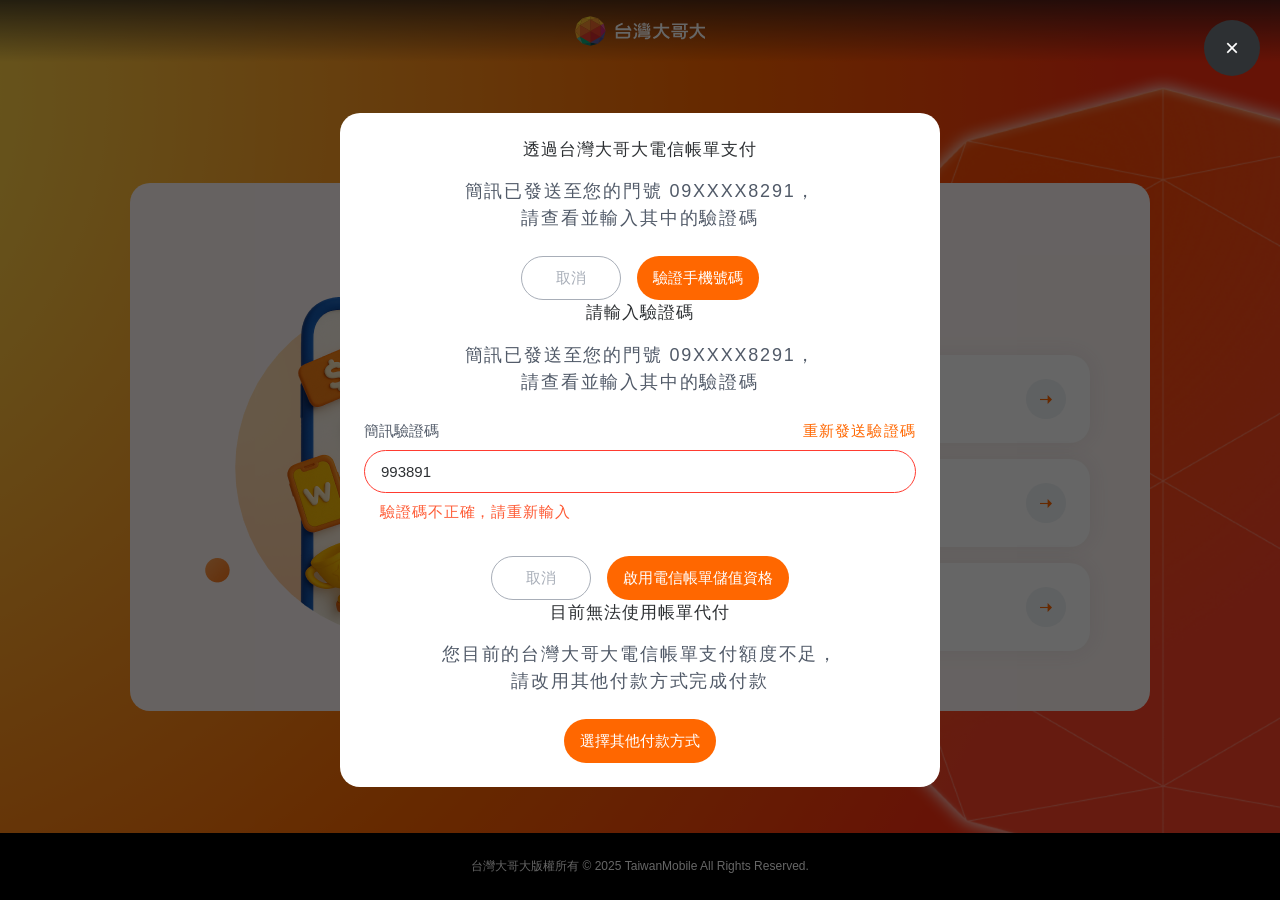
<file: index.html>
<!DOCTYPE html>
<html lang="en">

<head>
    <meta charset="UTF-8">
    <meta name="viewport" content="width=device-width, initial-scale=1.0">
    <title>台灣大哥大 遊戲金流系統</title>
    <link rel="preconnect" href="https://fonts.googleapis.com">
    <link rel="preconnect" href="https://fonts.gstatic.com" crossorigin>
    <link rel="stylesheet" href="https://fonts.googleapis.com/css2?family=Poppins:wght@400&display=swap">
    <link rel="stylesheet" href="/css/style.css">
    <link rel="stylesheet" href="/css/home.css">
</head>

<body>
    <header class="header">
        <div class="container">
            <img class="logo-TWM" src="/src/images/logo-TWM.svg" alt="">
        </div>
    </header>

    <main>
        <div class="container">
            <div class="content-block home-content-block">
                <img src="/src/images/home-phone.png" alt="" class="">
                <div class="content">
                    <h2>選擇付款方式</h2>
                    <p>選好方式後即可前往結帳</p>
                    <div class="btn-wrap">
                        <button class="btn-text-card btn--block-mobile" id="btn-dcb" type="button">台灣大哥大電信帳單代收<div class="arrow"><img src="/src/images/icon-btn-text-card-arrow.svg" alt="" class=""></div></button>
                        <button class="btn-text-card btn--block-mobile">信用卡<div class="arrow"><img src="/src/images/icon-btn-text-card-arrow.svg" alt="" class=""></div></button>
                        <button class="btn-text-card btn--block-mobile"><img class="method" src="/src/images/method-MyCard.svg" alt="" ><div class="arrow"><img src="/src/images/icon-btn-text-card-arrow.svg" alt="" class=""></div></button>
                    </div>
                </div>
            </div>
        </div>
    </main>

    <footer class="footer">
        <div class="container">
            <p>台灣大哥大版權所有 © 2025 TaiwanMobile All Rights Reserved.</p>
        </div>
    </footer>

    <!-- popup-dcb：電信帳單代收驗證流程
         ┌ 正式使用：移除 .is-open；初始狀態僅 data-step="confirm" 保留 .is-active
         └ 預覽模式：保留 .is-open 與全部 .is-active 以顯示所有狀態 -->
    <div class="popup-overlay is-open" id="popup-dcb" aria-hidden="false">
        <button class="popup-close" id="dcb-close" aria-label="關閉">×</button>
        <div class="popup" role="dialog" aria-modal="true" aria-labelledby="dcb-title">
            <div class="content-block popup-dcb__panel">

                <!-- ── Step: confirm ────────────────────────────── -->
                <div class="popup-dcb__step is-active" data-step="confirm">
                    <h4 id="dcb-title">透過台灣大哥大電信帳單支付</h4>
                    <p class="popup-dcb__desc">簡訊已發送至您的門號 09XXXX8291，<br>請查看並輸入其中的驗證碼</p>
                    <div class="btn-wrap">
                        <button class="btn btn--block-mobile" type="button">驗證手機號碼</button>
                        <button class="btn btn--outline btn--block-mobile" type="button">取消</button>
                    </div>
                </div>

                <!-- ── Step: otp ─────────────────────────────────
                     初始：input 空白，主按鈕 disabled，resend button[disabled] 灰字倒數
                     有輸入：移除 button[disabled]
                     可重送：移除 button[disabled]，文字改為「重新發送驗證碼」
                     驗證錯誤：input 加 .--error，.popup-dcb__otp-error 加 .is-visible -->
                <div class="popup-dcb__step is-active" data-step="otp">
                    <h4>請輸入驗證碼</h4>
                    <p class="popup-dcb__desc">簡訊已發送至您的門號 09XXXX8291，<br>請查看並輸入其中的驗證碼</p>
                    <div class="form-item popup-dcb__otp-field">
                        <div class="popup-dcb__otp-header">
                            <span class="label">簡訊驗證碼</span>
                            <button type="button" class="popup-dcb__resend" id="dcb-resend">重新發送驗證碼</button>
                        </div>
                        <input type="text" id="dcb-otp" inputmode="numeric" value="993891" class="--error" />
                        <span class="form-error popup-dcb__otp-error is-visible" id="dcb-otp-error">驗證碼不正確，請重新輸入</span>
                    </div>
                    <div class="btn-wrap">
                        <button class="btn btn--block-mobile" id="dcb-submit" type="button">啟用電信帳單儲值資格</button>
                        <button class="btn btn--outline btn--block-mobile" type="button">取消</button>
                    </div>
                </div>

                <!-- ── Step: billing-error ───────────────────────── -->
                <div class="popup-dcb__step is-active" data-step="billing-error">
                    <h4>目前無法使用帳單代付</h4>
                    <p class="popup-dcb__desc">您目前的台灣大哥大電信帳單支付額度不足，<br>請改用其他付款方式完成付款</p>
                    <div class="btn-wrap">
                        <button class="btn btn--block-mobile" type="button">選擇其他付款方式</button>
                    </div>
                </div>

            </div>
        </div>
    </div>

    <script src="/src/js/popup-utils.js"></script>
    <script>
        PopupUtils.setupPopup({ triggerId: 'btn-dcb', overlayId: 'popup-dcb', closeId: 'dcb-close' });
    </script>

</body>

</html>
</file>
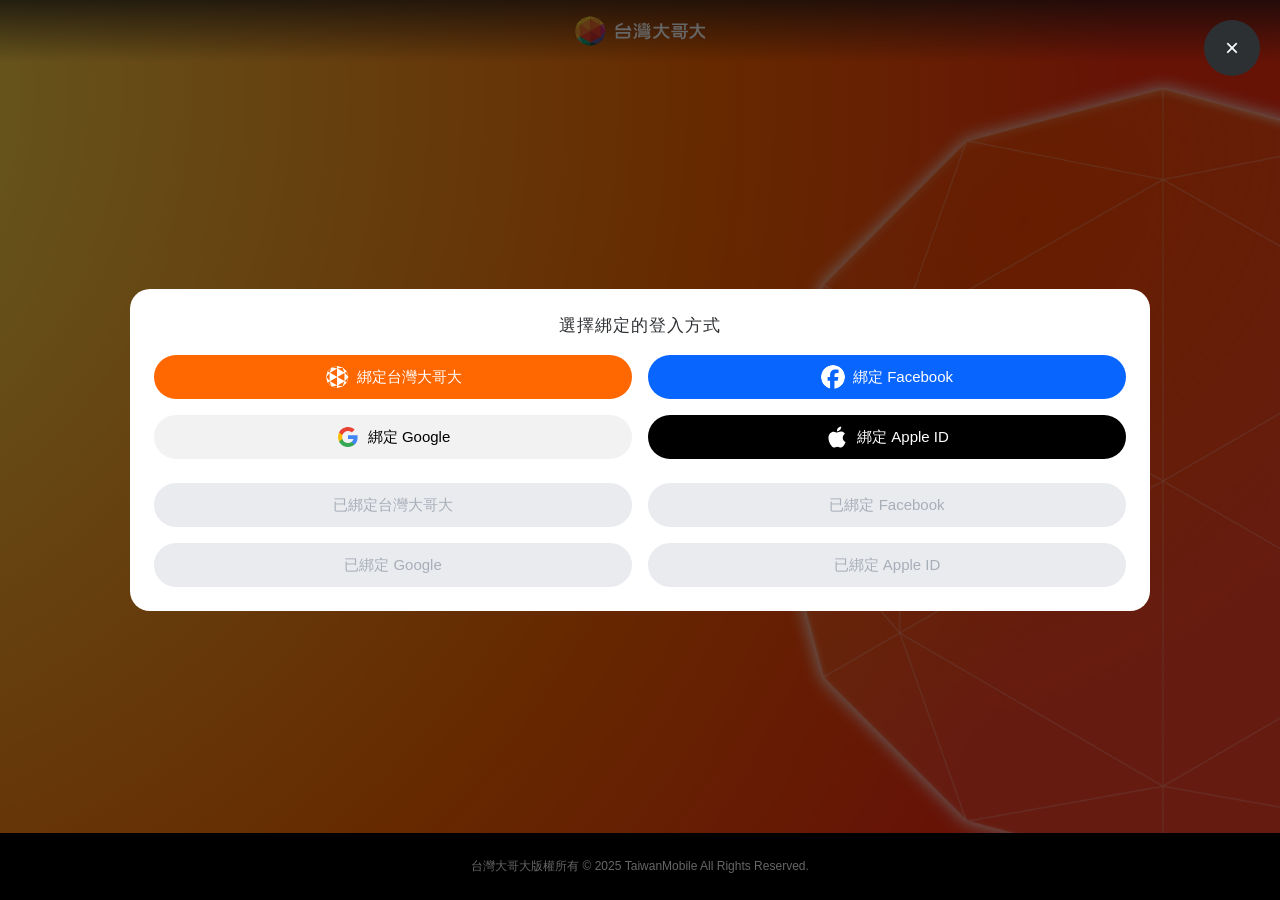
<file: bind.html>
<!doctype html>
<html lang="zh-Hant">

<head>
    <meta charset="utf-8" />
    <meta name="viewport" content="width=device-width, initial-scale=1" />
    <title>台灣大哥大 遊戲金流系統 會員帳號綁定</title>
    <link rel="stylesheet" href="/css/style.css" />
    <link rel="stylesheet" href="/css/bind.css" />
</head>

<body>
    <header class="header">
        <div class="container">
            <img class="logo-TWM" src="/src/images/logo-TWM.svg" alt="" />
        </div>
    </header>

    <main>
        <div class="container"></div>
    </main>

    <footer class="footer">
        <div class="container">
            <p>台灣大哥大版權所有 © 2025 TaiwanMobile All Rights Reserved.</p>
        </div>
    </footer>

    <!-- 會員帳號綁定 Popup -->
    <div class="popup-overlay is-open" id="bind-popup" aria-hidden="false">
        <div class="popup" role="dialog" aria-modal="true">
            <button class="popup-close" id="bind-popup-close" aria-label="關閉">&times;</button>
            <div class="content-block">
                <h4>選擇綁定的登入方式</h4>
                <div class="bind-grid">
                    <!-- 綁定台灣大哥大 -->
                    <button class="btn btn--icon btn--block" type="button" data-provider="twm">
                      <span class="icon"><img src="/src/images/icon-login-twm.svg" alt="" /></span>
                      <span>綁定台灣大哥大</span>
                    </button>
                    <!-- 綁定 Facebook -->
                    <button class="btn btn--icon btn--block btn--facebook" type="button" data-provider="facebook">
                      <span class="icon"><img src="/src/images/icon-login-facebook.svg" alt="" /></span>
                      <span>綁定 Facebook</span>
                    </button>
                    <!-- 綁定 Google -->
                    <button class="btn btn--icon btn--block btn--google" type="button" data-provider="google">
                      <span class="icon"><img src="/src/images/icon-login-google.svg" alt="" /></span>
                      <span>綁定 Google</span>
                    </button>
                    <!-- 綁定 Apple ID -->
                    <button class="btn btn--icon btn--block btn--apple" type="button" data-provider="apple">
                      <span class="icon"><img src="/src/images/icon-login-apple.svg" alt="" /></span>
                      <span>綁定 Apple ID</span>
                    </button>
                </div>

                <!-- === 已綁定狀態預覽（與上方同結構，僅加 disabled，icon 會自動隱藏）=== -->
                <div class="bind-grid">
                    <button class="btn btn--icon btn--block" type="button" disabled data-provider="twm">
              <span class="icon"><img src="/src/images/icon-login-twm.svg" alt="" /></span>
              <span>已綁定台灣大哥大</span>
            </button>
                    <button class="btn btn--icon btn--block btn--facebook" type="button" disabled data-provider="facebook">
              <span class="icon"><img src="/src/images/icon-login-facebook.svg" alt="" /></span>
              <span>已綁定 Facebook</span>
            </button>
                    <button class="btn btn--icon btn--block btn--google" type="button" disabled data-provider="google">
              <span class="icon"><img src="/src/images/icon-login-google.svg" alt="" /></span>
              <span>已綁定 Google</span>
            </button>
                    <button class="btn btn--icon btn--block btn--apple" type="button" disabled data-provider="apple">
              <span class="icon"><img src="/src/images/icon-login-apple.svg" alt="" /></span>
              <span>已綁定 Apple ID</span>
            </button>
                </div>
            </div>
        </div>
    </div>

    <script src="/src/js/popup-utils.js"></script>
    <script>
        (function() {
            PopupUtils.setupPopup({
                overlayId: "bind-popup",
                closeId: "bind-popup-close",
                returnFocusToTrigger: false
            });
        })();
    </script>
</body>

</html>
</file>
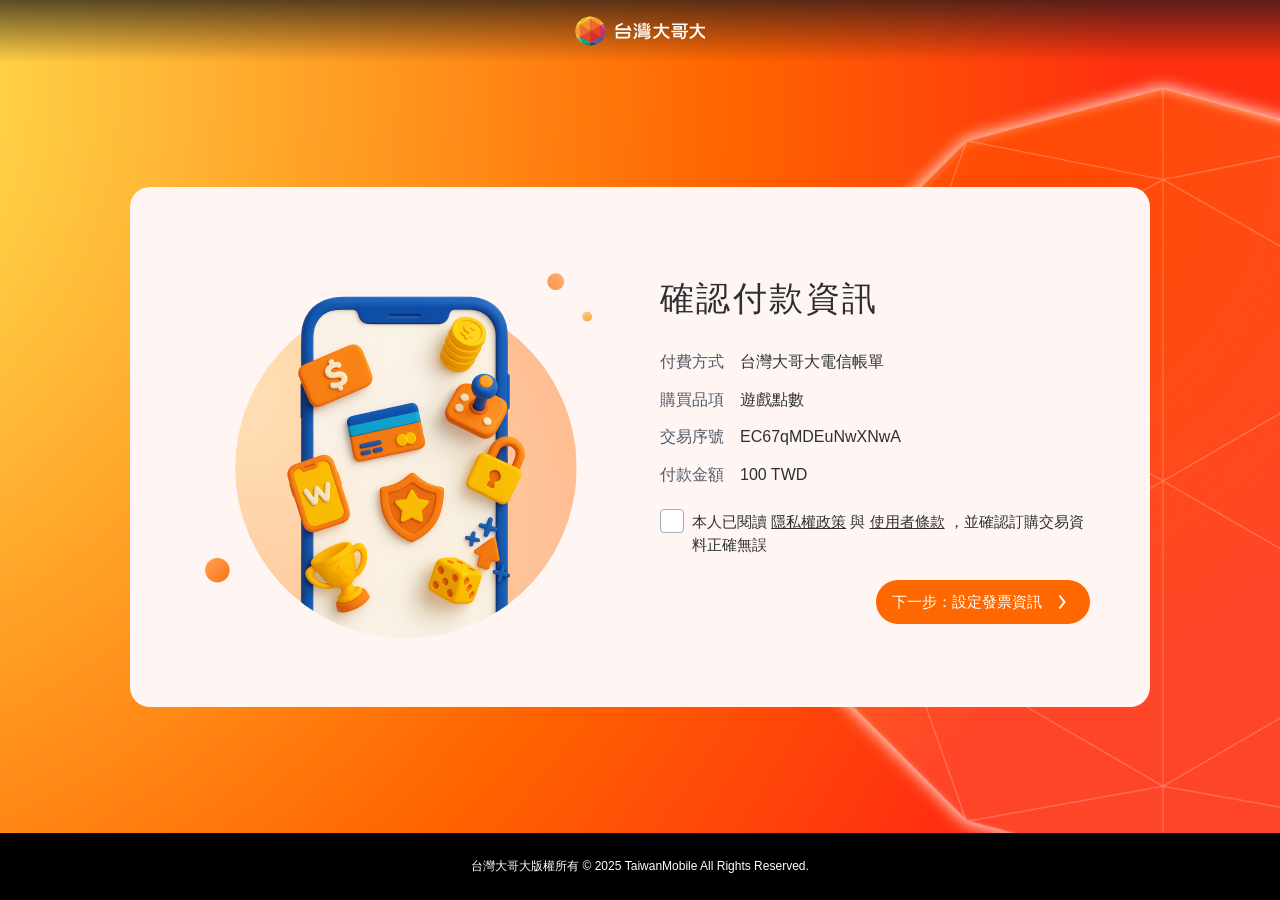
<file: confirm.html>
<!DOCTYPE html>
<html lang="zh-Hant">

<head>
    <meta charset="utf-8" />
    <meta name="viewport" content="width=device-width, initial-scale=1" />
    <title>台灣大哥大 遊戲金流系統 確認付款資訊</title>
    <link rel="stylesheet" href="/css/style.css" />
    <link rel="stylesheet" href="/css/confirm.css" />
</head>

<body>
    <header class="header">
        <div class="container">
            <img class="logo-TWM" src="/src/images/logo-TWM.svg" alt="" />
        </div>
    </header>

    <main>
        <div class="container">
            <div class="content-block confirm-content-block">
                <img src="/src/images/home-phone.png" alt="" class="" />
                <div class="content">
                    <h2>確認付款資訊</h2>
                    <div class="item">
                        <div class="title">付費方式</div>
                        <div class="text">台灣大哥大電信帳單</div>

                        <div class="title">購買品項</div>
                        <div class="text">遊戲點數</div>

                        <div class="title">交易序號</div>
                        <div class="text">EC67qMDEuNwXNwA</div>

                        <div class="title">付款金額</div>
                        <div class="text">100 TWD</div>
                    </div>
                    <div class="form-check">
                        <input id="chk-privacy" type="checkbox" />
                        <label for="chk-privacy">本人已閱讀 <a href="#" id="open-privacy">隱私權政策</a> 與
                <a href="#" id="open-terms">使用者條款</a>
                ，並確認訂購交易資料正確無誤</label
              >
            </div>

            <div class="btn-wrap">
              <button class="btn btn--block-mobile btn--icon">
                <span>下一步：設定發票資訊</span>
                <img class="icon" src="/src/images/icon-btn-Arrow.svg" alt="" />
              </button>
            </div>
          </div>
        </div>
      </div>
    </main>

    <footer class="footer">
      <div class="container">
        <p>台灣大哥大版權所有 © 2025 TaiwanMobile All Rights Reserved.</p>
      </div>
    </footer>

    <!-- Privacy Policy Popup -->
    <div class="popup-overlay" id="privacy-popup" aria-hidden="true">
      <div class="popup" role="dialog" aria-modal="true">
        <button class="popup-close" id="privacy-popup-close" aria-label="關閉">
          &times;
        </button>
        <div class="content-block">
          <h4>隱私權政策</h4>
          <div class="text-wrap">
            <p>
              本公司十分重視每位使用者的隱私權，將依下列隱私權保護政策(下稱「本政策
              」)及個人資料保護等相關法令規定，蒐集、利用、處理與保護您的個人資料，
              為保障您的權益，也希望您在使用GeForce
              NOW服務（下稱「本服務」）前， 能夠詳細閱讀下列說明，並確實遵守：
            </p>

            <ol class="legal-list">
              <li>
                隱私權保護政策適用範圍
                <ol>
                  <li>
                    隱私權保護政策內容，包括本公司如何處理使用者使用本網站服務(下稱「本服務」)、進行線上購買、參加本網站活動、申請加入本服務會員等時所蒐集到的身分識別資料，也包括本公司如何處理在商業伙伴與本公司合作時分享的任何身份識別資料。
                  </li>
                  <li>
                    本政策僅及於本網站服務，若您點選第三人網站之連結或廣告，拜訪各該網站或網頁時，應依各該網站或網頁經營者所定之隱私權保護政策規定辦理，概與本公司無涉。於使用本服務前，請確認您能確實遵守本政策所列全部條款，若您不同意全部或部分者，則請勿使用本服務。
                  </li>
                </ol>
              </li>
              <li>
                資料之蒐集
                <ol>
                  <li>
                    此資料的蒐集目的係為確認在本公司於服務網站上取得資訊的使用者身份及提供各項服務之用，其範圍如下：
                    <ol class="list-parens">
                      <li>
                        本公司在您使用本網站服務、線上購買月租服務、瀏覽本網站服務網頁、加入本服務會員、訂閱服務訊息、回報使用意見、參加宣傳促銷廣告方案、贈獎遊戲、訂購本服務產品/服務或使用其他網站服務時，將會請您提供您的個人相關資料，包括但不限於姓名、年齡、性別、發票寄送地址、電子郵件地址與連絡電話，或其它於您註冊時或日後所同意本公司基於服務之提供所蒐集之個人資料等。
                      </li>
                      <li>
                        本服務會保留您所提供的上述資料，也會保留您上網瀏覽、查詢或使用服務時，在系統上產生的相關紀錄，包括IP位址、使用時間、瀏覽器、瀏覽及點選紀錄等。
                      </li>
                      <li>
                        若您有使用Facebook或其他社群服務，本網站服務可能透過相關社群服務系統設計，於取得您的同意後，將部分本網站服務的資訊發布於您的社群活動資訊頁面，若您不同意該等訊息之發布，請您勿點選同意鍵，或於事後透過各該社群服務之會員機制移除該等資訊或拒絕本服務繼續發布相關訊息。若有任何問題，仍可與本公司聯絡，本公司將協助您確認、處理相關事宜。
                      </li>
                    </ol>
                  </li>
                  <li>
                    個人資料告知事項
                    <ol class="list-parens">
                      <li>非公務機關名稱：台灣大哥大股份有限公司。</li>
                      <li>
                        蒐集之目的：<br />040/行銷、063/非公務機關依法定義務所進行個人資料之蒐集處理及利用、067/信用卡、現金卡、轉帳卡或電子票證業務、069/契約、類似契約或其他法律關係事務、072/政令宣導、077/訂位、住宿登記與購票業務、081/個人資料之合法交易業務、090/消費者、客戶管理與服務、104/帳務管理及債權交易業務、129/會計與相關服務、133/經營電信業務與電信加值網路業務、135/資(通)訊服務、136/資(通)訊與資料庫管理、137/資通安全與管理、148/網路購物及其他電子商務服務、152/廣告或商業行為管理、153/影視、音樂與媒體管理、154/徵信、157/調查、統計與研究分析、181/其他經營合於營業登記項目或組織章程所定之業務、182/其他諮詢與顧問服務及其他依主管機關公告之特定目的。
                      </li>
                      <li>
                        個人資料之類別：<br />依主管機關公告之個人資料類別（包括但不限於輸入登載於本服務網站之使用者個人資料等）。
                      </li>
                      <li>
                        個人資料利用之期間、地區、對象及方式：
                        <ol class="list-alpha">
                          <li>期間：台灣大哥大營運期間內。</li>
                          <li>
                            地區：中華民國境內、境外（主管機關禁止者不在此限）。
                          </li>
                          <li>
                            對象：台灣大哥大、受台灣大哥大委託或與台灣大哥大有合作或業務往來之台灣大哥大關係企業及合作廠商。
                          </li>
                          <li>方式：符合法令規定範圍之利用。</li>
                        </ol>
                      </li>
                      <li>
                        使用者得行使個人資料保護法第三條規定之請求查詢、製給複製本、補充或更正等權利，其行使方式及收費方式依法令及台灣大哥大相關規定。
                      </li>
                      <li>
                        使用者得自由選擇提供資料（但依法令規定者不在此限），若不提供本公司將無法進行必要之審核及處理作業，將影響服務申請或提供之完整性。
                      </li>
                    </ol>
                  </li>
                </ol>
              </li>
              <li>
                資料之保護
                <ol>
                  <li>
                    本公司會將您的個人資料完整儲存於我們的資料儲存系統中，並以嚴密的保護措施防止未經授權人員之接觸。本公司的人員均接受過完整之資訊保密教育，充分瞭解使用者資料之保密為基本責任，如有違反保密義務者，將受相關法律及公司內部規定之處分。
                  </li>
                  <li>
                    本公司強烈建議所有使用者不要任意將個人帳戶資料洩漏給第三者，本公司亦不會透過您未提供之電話或
                    E-mail
                    與您聯繫，但若您決定將個人帳戶資料提供給第三者，您必須負擔資料外洩的所有責任。
                  </li>
                  <li>
                    本公司擁有資訊安全專職人員負責監督與確保所有在其轄下網站之行為都是合法的，且所有使用者的資訊都獲得最嚴密的保護，但目前所有科技無法均確保網路上之資訊傳遞或購物交易能達
                    100%
                    安全，因此，本公司並無法確保所有使用者在網站上傳遞訊息或購物交易的安全，因此所有使用者在使用網路產品或服務時，均需自行負擔任何網路資訊傳遞與購物交易之風險。
                  </li>
                  <li>
                    本公司如因業務需求有必要委託第三人提供服務時，本公司亦會嚴格要求受託人遵守保密義務，並採取必要檢查措施以確定該受託人確實遵守有關規定。
                  </li>
                </ol>
              </li>
              <li>
                資料之使用
                <ol>
                  <li>
                    為了提供您更多服務或優惠，本公司將會視需要將您的個人資料提供予本公司之優良商業夥伴或合作廠商時，我們會在活動時提供充分說明，您可以自由選擇是否接受這項特定服務或優惠。
                  </li>
                  <li>
                    本公司對於您個人資料之使用，僅在本政策、GeForce
                    NOW服務條款、本公司蒐集個人資料之特定目的及相關法令規定之範圍內為之。
                  </li>
                  <li>
                    除非經由您的同意或其他法令之特別規定，本公司不會將您的個人資料揭露予第三人或使用於蒐集個人資料之特定目的以外之其他用途。
                  </li>
                </ol>
              </li>
              <li>
                連結網頁之使用
                <p>
                  本政策僅及於本網站服務，然本服務網頁可能提供其他網站的網路連結，您也可經由本公司所提供的連結，點選進入其他網站。但本公司並不保護您於該連結網站中的隱私權，您於拜訪各該網站或網頁時，應依各該網站或網頁經營者所定之隱私權政策規定，與本公司無涉。
                </p>
              </li>
              <li>
                個人資料之授權及修正
                <ol>
                  <li>
                    當您同意加入本網站，並同意成為會員，即代表:
                    <ol class="list-parens">
                      <li>
                        您同意收到任何與本公司所提供產品或服務相關之電子郵件，其內容可能包括服務說明、帳號管理資訊、電子報、商品訂購訊息之通知、行銷活動/優惠訊息、廣告資訊等。若您不同意或要求停止收到任何與本網站服務相關之行銷優惠訊息者，請透過網路客服來信，本公司客服人員將盡速處理。
                      </li>
                      <li>
                        您同意並授權本公司可以您所合法申請且仍有效使用中之facebook
                        帳號執行本服務所需的特定事項。
                      </li>
                    </ol>
                  </li>
                  <li>
                    當您發現個人資料須修改時，經過身分確認無誤後，您可透過本網站提供之服務管道進行修改、更正以確保自身權益。
                  </li>
                  <li>
                    您有權利隨時透過登入本網站之方式，新增、修改或更正您於本網站中所存放之個人資料。
                  </li>
                  <li>
                    若您需要刪除本服務網站所留存您的個人資料時，您必須通知本公司且終止使用本服務，但若本公司依法有保留個人資料之正當理由時，則仍將繼續留存資料。
                  </li>
                </ol>
              </li>
              <li>
                Cookie 之使用
                <p>
                  為提供您更完善的個人化服務、及為便於日後的辨識，當您使用本服務時，本公司可能會設定與存取
                  Cookie
                  以紀錄及分析使用者行為，此系統能夠辨識使用者，例如依您偏好的特定種類資料執行不同動作。您可以透過設定您的個人電
                  腦或上網設備，決定是否予許 Cookie 技術的使用，但若您關閉
                  Cookie 時，可能會造成您使用本服務時之不便利或部分功能限制。
                </p>
              </li>
              <li>
                隱私權保護政策之修正
                <p>
                  本政策將因應需求隨時進行修正，以落實保障使用者隱私權之立意。修正後的條款將刊登公告於本服務網站上，且自公告日起生效，不再另行通知。
                </p>
                <p>
                  若有任何問題，請透過網路客服來信，本公司客服人員將盡速為您提供完整的說明。
                </p>
              </li>
            </ol>
          </div>
          <div class="btn-wrap">
            <button class="btn btn--block-mobile" id="privacy-popup-ok">
              關閉視窗
            </button>
          </div>
        </div>
      </div>
    </div>

    <!-- Terms of Service Popup -->
    <div class="popup-overlay" id="terms-popup" aria-hidden="true">
      <div class="popup" role="dialog" aria-modal="true">
        <button class="popup-close" id="terms-popup-close" aria-label="關閉">
          &times;
        </button>
        <div class="content-block">
          <h4>使用者條款</h4>
          <div class="text-wrap">
            <p>
              歡迎使用台灣大哥大股份有限公司(下稱本公司)之「GeForce
              NOW服務」(下稱本服務)，並使用本服務所提供之服務。
            </p>
            <p>
              當您從視窗按下「同意」時，即視為您已充分審閱、瞭解及同意本服務條款，開始使用服務，並同意遵守服務條款之約定。
            </p>
            <p>
              本使用者服務使用條款(下稱「本服務條款」)係由本公司所擬定，用以約定本公司之GeForce
              NOW服務網站及服務之使用者（下稱「使用者」），使用本公司GeForce
              NOW服務（下稱「本服務」）及本公司GeForce
              NOW服務網站（下稱「本網站」）所提供之相關服務時，與本公司間之權利義務。本公司保留將來修改本服務條款之權利，並隨時將最新服務條款公告於網站上，使用者請自行查閱，本公司將不另行通知。若使用者未成年，除使用者本人應遵守上述規定外，並請使用者的家長（或監護人）同時確實閱讀、瞭解並同意遵守本服務條款之所有內容，使用者方得使用或繼續使用本軟體/本網站/本服務；當使用者於本服務條款為修改或變更後仍繼續使用本軟體/本網站/本服務時，即表示使用者的家長（或監護人）亦已確實閱讀、瞭解並同意遵守本服務條款之修改或變更。基於以上之充分認知，您同意使用本公司所提供之本服務各項資訊服務，並遵守以下之約定：
            </p>

            <ol class="legal-list">
              <li>
                服務內容
                <ol>
                  <li>
                    使用者得於本服務網站進行瀏覽、查詢或申請。使用本服務需另安裝本網站提供之電腦軟體或App並須自行準備遊戲，需透過本服務所支援的線上數位遊戲平台進行會員帳號綁定後，始可於本服務上遊玩已購買或新購買且本服務所支援的遊戲。本服務可用的內容可能會隨著時間的推移而變化，例如：遊戲開發者或發行商的條款可能會發生變化，本公司提供的內容可能無法保持一致或無法服務特定地理位置或語言環境，您之前在本服務可用的內容（包括存檔的遊戲），之後可能會無法使用。當您取得內容(如遊戲)時，遊戲開發者或發行商可能會要求您接受他們的條款，開立使用者帳戶和/或可能會向您收取內容費用。相關實施細節，請隨時注意本服務官網公告內容，並將視實際狀況，不定期新增、修改。
                  </li>
                  <li>
                    本服務可能在發行前被標識為Alpha、Beta、預覽版或其他版本，可能無法完全發揮功能，可能包含錯誤或設計缺陷，並且相較於商業提供的NVIDIA
                    Corporation（以下簡稱「NVIDIA」）軟體、材料和服務，其安全性、隱私性、可存取性、可用性和可靠性標準可能有所降低或不同。使用發行前版本可能會導致意外結果，例如無法使用或內容遺失。您可以使用發行前版本，風險自負，並且自行決定何時停止使用。
                  </li>
                </ol>
              </li>
              <li>
                使用者資料登錄和管理
                <ol>
                  <li>
                    本服務網站消費採會員制，如要在本網站上消費申購服務者，請先登入/加入為本公司台灣大會員。
                  </li>
                  <li>
                    本公司為供使用者能有效使用本服務，請於消費申購服務時，確實填妥所需之檢核資料(包括但不限於身分證字號末四碼、聯絡電話與有效電子郵件帳號等)，以供本公司進行身分檢核，提供服務。
                  </li>
                  <li>
                    使用者應提供完整詳實且符合真實之個人資料，如登錄之資料嗣後有變更時，應隨時於線上更新。
                  </li>
                  <li>
                    使用者所提供之個人資料如有填寫不實、原登錄之資料已不符合真實更新、所提供之個人資料違反或破壞服務宗旨或有任何誤導之虞者，本公司有權拒絕或隨時終止該使用者使用本服務之一部或全部。
                  </li>
                </ol>
              </li>
              <li>
                個人資料告知事項
                <p>
                  本公司得於中華民國境內、境外（主管機關禁止者不在此限）及營運期間內，基於「040/行銷」、「063/非公務機關依法定義務所進行個人資料之蒐集處理及利用」、「067/信用卡、現金卡、轉帳卡或電子票證業務」、「069/契約、類似契約或其他法律關係事務」、「072/政令宣導」、「077/訂位、住宿登記與購票業務」、「081/個人資料之合法交易業務」、「090/消費者、客戶管理與服務」、「104/帳務管理及債權交易業務」、「129/會計與相關服務」、「133/經營電信業務與電信加值網路業務」、「135/資(通)訊服務」、「136/資(通)訊與資料庫管理」、「137/資通安全與管理」、「148/網路購物及其他電子商務服務」、「152/廣告或商業行為管理」、「153/影視、音樂與媒體管理」、「154/徵信」、「157/調查、統計與研究分析」、「181/其他經營合於營業登記項目或組織章程所定之業務」、「182/其他諮詢與顧問服務」及其他依主管機關公告之特定目的範圍內，蒐集、處理及利用使用者之個人資料（包括但不限於使用者所提供、填寫、登錄之個人資料等），包括但不限於提供給受本公司委託或與本公司有合作或業務往來之本公司關係企業及合作廠商以提供各項服務或行銷等。您了解NVIDIA也將會根據https://www.nvidia.com/en-us/about-nvidia/privacy-policy/上發佈的NVIDIA《隱私政策》收集、使用與披露所有資料。您也可以隨時查看NVIDIA所收集的資料，並且造訪nvidia.com以變更您的隱私喜好設定。
                </p>
                <p>
                  使用者得自由選擇提供資料（但依法令規定者不在此限），若不提供將影響服務申辦或其完整性。使用者得就其個人資料行使個人資料保護法第三條之權利（請求查詢或閱覽、製給複製本、補充或更正），其行使及收費方式依法令及本公司相關規定。
                </p>
              </li>
              <li>
                設備及費用
                <p>
                  使用者於本服務網站上消費申購服務者，除需自行配備上網所需之各項設備外，並應自行配備使用本服務所需之電腦、平板電腦、智慧型手機(平板電腦、智慧型手機目前僅支援Android系統，且Android版本5.0(含)以上)或其他相關設備，可同時參閱本網站公告之系統需求，另應遵守本服務使用條款、說明及依本服務相關規定繳交使用該服務所產生的費用（包括但不限於連線傳輸費用、資訊使用費用、月租費用以及其他相關費用）。若使用者非本公司之行動電話門號用戶者，另依其所屬電信業者之規定支付因使用本服務所衍生之連線傳輸費用以及其他相關費用。
                </p>
              </li>
              <li>
                服務費用收費方式
                <ol>
                  <li>
                    本服務提供單筆預付相當期限型(24小時、30天、90天、180天或360天)，且為自動扣繳續訂制(24小時型除外)；另提供鈦金方案時數加購方案，給予欲增加時數之用戶實際價格及收費方式等相關規範詳本服務網站所載。
                  </li>
                  <li>
                    本服務收費方式，以使用者實際申裝日所選之服務期限類型，透過信用卡預扣或隨本公司電信帳單(限本公司行動門號用戶)出帳之方式付款。付款方式依服務內容屬性而異，說明如下，相關收費方式，若有異動者概以本服務網站公告之繳費機制為準：
                    <ol class="list-parens">
                      <li>
                        「24小時、30天、90天、180天或、360天或時數加購」：信用卡（Visa/Master/JCB）預扣、電信帳單出帳付費。
                      </li>
                    </ol>
                  </li>
                  <li>
                    使用者同意並授權
                    <ol class="list-parens">
                      <li>
                        本公司自使用者指定之信用卡帳戶預扣收費，按使用者所選之期限其服務費金額進行服務費用之收取。除24小時型方案與時數加購方案外，每期自動扣繳服務費用，一經使用者申請經本公司核准後，使用者若未取消者，即視為同意本公司於到期日前自動幫使用者延長本服務，以30天/90天/180天/360天為期，按期展延，服務費將按期持續預扣收費，其後亦同。
                      </li>
                      <li>
                        本公司自使用者指定之行動電話門號帳單收取服務費用，由本公司電信帳單出帳收費。一經使用者申請經本公司核准後，除24小時型方案與時數加購方案外，使用者若未取消者，即視為同意本公司於到期日前自動幫使用者延長本服務，以30天/90天/180天/360天為期，按期展延，服務費將按期持續出帳收費，其後亦同。
                      </li>
                    </ol>
                  </li>
                  <li>
                    使用者授權本公司自使用者指定之信用卡帳戶、電信帳單出帳收費，或日後本公司新增其他使用者於本公司提供付款服務方式之帳戶，依其選擇之服務類型、付款方式繳納服務費用，並以本條款為授權依據，無需另外取得同意。
                  </li>
                  <li>
                    如因使用者指定之信用卡過期、掛失、被往來銀行拒絕，指定帳戶停用、被本公司拒絕，或因其他原因致本公司請款失敗時，本公司有權終止使用者使用本服務之權利。使用者同意依本公司要求，另外提供有效之信用卡帳號資料，或使用本公司提供之其他付款方式，繳納本服務費用。使用者若有應付未付之服務費用者，應於接獲本公司通知後自動繳清。若逾時未繳，本公司除有權追索欠款外，尚可立即終止使用者使用本服務之權利，至使用者繳清欠款為止。
                  </li>
                  <li>
                    使用者同意對當期應繳之費用有疑義時，本公司仍得自指定之信用卡帳戶、電信帳單出帳收費，或日後本公司新增其他付款服務方式，收取服務費用。如經本公司確認使用者確有溢繳或繳款不足之情形時，本公司將於下期帳單中自動扣除或退還使用者費用。
                  </li>
                  <li>
                    本條款自使用者選擇成為本服務使用者時生效，並於付款時確認再次同意本條款約定內容，使用者如需變更付款方式、帳戶資料或終止自動扣款之授權，應通知本公司客戶服務中心，而資料之變動或授權之終止，將自次一扣款日生效。
                  </li>
                </ol>
              </li>
              <li>
                服務費計收說明
                <ol>
                  <li>
                    「單筆預付相當期限型服務」：
                    <ol class="list-parens">
                      <li>
                        「電信帳單」：即服務申裝首時/日以使用者實際申裝時間/日期為租期起始時間/日期收費，收費週期依使用者電信帳單出帳週期收費，退租服務可用到當期期滿。
                      </li>
                      <li>
                        「信用卡」：採預收制，即服務申裝首時/日，以使用者實際申裝時間/日期為租期起始時間/日期收費，退租服務可用到當期期滿。
                      </li>
                      <li>
                        「退款說明」：如使用者於退租後不願使用本服務而向本公司申請退款，經本公司審核通過後，退款金額為使用者付款金額-【使用者已使用月份數(不滿30天仍以一月計)X產品月租原價】。
                      </li>
                    </ol>
                  </li>
                  <li>
                    「單筆購買時數型服務」：
                    <ol class="list-parens">
                      <li>
                        單次時數型商品，於預付相當期限內，若原內含時數用滿時，使用者得另外按購買之時數提升雲端運算等級及排隊優先權利至原本訂閱預付相當期限型等級及權利。購買時數用滿後則雲端運算降級，並且降低排隊優先權至原本訂閱預付相當期限型時數用滿後之等級及權利。
                      </li>
                      <li>
                        「退款說明」：如使用者於消費申購單筆購買時數型服務後未使用，得向本公司聯繫申請退款，需經本公司確認審核通過後，始進行相關退款程序。
                      </li>
                    </ol>
                  </li>
                </ol>
              </li>
              <li>
                服務使用須知
                <ol>
                  <li>
                    妥善保管帳號及密碼，持有資料不與他人分享，並為帳號與密碼登入本網站後所進行之一切行為負責。
                  </li>
                  <li>
                    使用者須自行對其透過網站上傳或公布的內容，包括但不限於文字、圖片或音檔等，負相關責任，並應確保該等內容之合法性。本公司對使用者提供之內容不具監督之責，亦不負有其他任何責任。惟本公司保留刪除使用者上傳資訊之權利，且不因此對使用者負任何損害賠償責任。
                  </li>
                  <li>
                    本公司保留將來新增、修改或刪除相關服務之全部或一部之權利，使用者請自行於本網站查閱相關訊息，本公司將不另行通知，使用者同意不得因此而要求任何補償或賠償。
                  </li>
                  <li>
                    服務授權地區：本服務僅限使用於台灣、香港、澳門(規劃中)。
                  </li>
                  <li>
                    裝置管理：本服務提供每使用者可透過電腦(PC/Mac)、智慧型手機(Android)、平板(Android)等不同類型裝置使用；若裝置未來有所異動，將以當時網站公告支援裝置為準。
                  </li>
                  <li>
                    遊玩品質：因本服務為雲端遊戲服務，為維護遊玩品質，若使用者係透過行動網路連線串流使用本服務時，建議使用5G行動網路，始能享有較佳體驗。行動通信品質將受使用者所在之地形、氣候、建物遮蔽、使用人數、地點、網路環境、傳輸方式等因素影響。若使用者使用4G或5G之行動數據網路連線串流使用本服務所產生的連線費用，將另按其所選用之使用行動網路業者計費。
                  </li>
                </ol>
              </li>
              <li>
                智慧財產權
                <ol>
                  <li>
                    本公司或授權人所提供之軟體、檔案、內容及任何編碼，不論是儲存於磁碟、可讀式儲存媒體、任何其他媒體/裝置上，本公司或授權人僅准許使用者依本服務條款相關規範使用，並非將其所有權移轉給使用者。使用者同意遵照本服務條款項關規範使用，舉凡本公司或授權人未在本服務條款相關規範明確授予使用者之權利，均由本公司或授權人保留。
                  </li>
                  <li>
                    本服務條款所授予之權利，只限於使用者對本服務使用之權利，並不包括本公司或授權人所有之任何其他智慧財產權。本公司並保留對提供本服務相關內容、軟體之所有權。
                  </li>
                  <li>
                    使用者清楚瞭解本公司及授權人之技術及著作權均受著作權法及國際條約規定之保護，並同意不會消除其中所包含之任何版權、權利保護措施或其它所有權或產品之標記。
                  </li>
                </ol>
              </li>
              <li>
                服務之停止或終止
                <ol>
                  <li>
                    如發生下列情形之一時，本公司有權不經通知逕行停止或中斷提供服務，如因此致使用者或第三人產生困擾、不便或損害，均不負任何法律責任：
                    <ol class="list-parens">
                      <li>對電子通信設備進行必要之保養及施工時；</li>
                      <li>發生突發性之電子通信設備故障時；</li>
                      <li>
                        由於所申請之電子通信服務因任何原因被停止，無法提供服務時；
                      </li>
                      <li>由於天災等不可抗力之因素致無法提供服務時。</li>
                    </ol>
                  </li>
                  <li>
                    基於網際網路之特性，使用者瞭解並同意於使用本服務時，應自行採取防護措施，如因本公司網路系統軟硬體設備之故障、失靈或人為操作上之疏失而致本服務全部或一部中斷、暫時無法使用、遲延、或造成資料傳輸或儲存上之漏誤、或遭第三人侵入系統篡改偽造資料時，本公司不負任何賠償責任。
                  </li>
                  <li>
                    如使用者有違反本服務條款或相關法令或有其他不當使用之情形發生時，本公司得不經催告逕行加以限制或終止其使用本服務之權利，使用者不得因此要求補償或賠償。
                  </li>
                </ol>
              </li>
              <li>
                風險承擔
                <p>
                  使用者保證使用本服務係基於使用者的個人意願，並同意自負任何風險，包括但不限於自網站下載圖片、資料或自本服務中獲得之資料，導致其電腦系統損壞或資料流失等情形。
                </p>
              </li>
              <li>
                擔保責任免除
                <ol>
                  <li>
                    本公司就本服務，不負擔任何明示或默示之擔保責任，亦不保證各項服務之穩定、安全、無誤、及不中斷。
                  </li>
                  <li>
                    本公司不保證使用本服務之結果或經由本服務獲得之資訊符合使用者之期望，亦不保證使用者不會因此接觸到不適當之內容。
                  </li>
                </ol>
              </li>
              <li>
                賠償責任限制
                <p>
                  使用者如無法使用本服務時，其所致生之任何直接、間接、衍生、或特別損害等，本公司均不負任何賠償責任。
                </p>
              </li>
              <li>
                權利歸屬
                <p>
                  本服務上之所有著作及資料(如軟體、檔案、內容及任何編碼等)，其著作權、專利權、商標、營業秘密、其他智慧財產權、所有權及其他權利，均為本公司或其合法權利人所有，除事先經本公司或合法權利人之合法授權外，使用者不得擅自重製、公開傳輸、公開播送、改作、編輯或以其他任何形式、基於任何目的加以使用，否則應負擔所有法律責任。
                </p>
              </li>
              <li>
                連結
                <p>
                  本服務相關網頁上提供之連結方式，可能連結到其他個人、公司或組織之網站。提供該等連結之目的，僅係為便利使用者自行蒐集或取得資訊，本公司對於被連結之該等個人、公司或組織之網站上所提供之產品、服務及資訊，不擔保其真實性、完整性、即時性或可信度，該等個人、公司或組織亦不因此而當然與本公司有任何僱佣、委任、代理、合夥或其他類似之關係。
                </p>
              </li>
              <li>
                網路交易安全
                <p>
                  本服務網站對於所有重要的個人資料均會經過安全加密保護，該等資料先經使用者電腦（PC）以國際安全標準的SSL
                  protocol（Secure Socket
                  Layer通訊協定）加密處理，再傳送至本服務網站。
                </p>
              </li>
              <li>
                本服務條款刪除或變更及其效力
                <ol>
                  <li>
                    本公司保留得隨時新增、修改或刪除本條款或本服務之全部或一部份之權利，並隨時透過公佈之，修正之內容自公佈時起生效，不另行個別通知，使用者不得因此而要求任何補償或賠償。
                  </li>
                  <li>
                    本服務條款所定之任何條款，其全部或一部無效時，不影響其他條款或網路服務之效力。
                  </li>
                </ol>
              </li>
              <li>
                兒童及少年網路安全
                <ol>
                  <li>
                    本服務提供之內容已提供分級辦法。未滿十八歲之兒童或少年的父母或監護人，請依循分級類別選擇適當的內容陪同兒童或少年觀賞或使用，並請注意如內容有下列情形者，為限制級內容，應禁止兒童或少年觀賞使用：
                    <ol class="list-parens">
                      <li>
                        過當描述賭博、吸毒、販毒、搶劫、竊盜、綁架、殺人或其他犯罪行為者。
                      </li>
                      <li>過當描述自殺過程者。</li>
                      <li>
                        有恐怖、血腥、殘暴、變態等情節且表現方式強烈，一般成年人尚可接受者。
                      </li>
                      <li>
                        以動作、影像、語言、文字、對白、聲音、圖畫、攝影或其他形式描繪性行為、淫穢情節或裸露人體性器官，尚不致引起一般成年人羞恥或厭惡感者。
                      </li>
                    </ol>
                  </li>
                  <li>
                    未滿十八歲之兒童或少年，不得觀看或使用限制級內容，觀看輔導級等非限制級內容者，仍應徵得父母或監護人同意陪同觀看或使用。
                  </li>
                </ol>
              </li>
              <li>
                網站使用者義務
                <ol>
                  <li>
                    使用者必須提供有效電子郵件帳號以供本公司查核身份，並經由本網站完成註冊程序後，始得利用使用者帳號及密碼登入以使用本服務。
                  </li>
                  <li>
                    使用者使用本服務應僅限個人正常合法使用，且除應遵守一切法令、國際網際網路規定與慣例及本服務條款規範外，並不得有下列行為：
                    <ol class="list-parens">
                      <li>妨害本公司或他人名譽或隱私權；</li>
                      <li>違反其依法律或契約所應負之保密義務；</li>
                      <li>
                        冒用他人名義註冊為本網站使用者或擅自登入他人帳號；
                      </li>
                      <li>
                        傳輸色情、猥褻、虛偽不實或其他違反善良風俗之言論或資訊；
                      </li>
                      <li>
                        針對本服務軟體進行還原工程、解編、反向組譯、簡化為常人可理解形式等；或傳輸/散佈電腦病毒、以任何方式阻止或妨礙其他使用者正常使用本服務；或為其他任何可能破壞、毀損或干擾本網站/本服務之行為；
                      </li>
                      <li>
                        就本服務串流使用之服務、下載之檔案/內容進行轉售、轉載、出售、出租、轉授權、重製、傳輸、散佈、修改、改作、連結等，或基於任何目的加以使用、出版或發行；
                      </li>
                      <li>利用本服務從事不法交易行為；</li>
                      <li>
                        任何不當/不合常理使用本服務之行為（例如：利用本服務從事公開使用等商業營利行為、利用本服務從事加密貨幣開採目的、非屬個人正常使用之行為即家戶場所外從事公開使用等行為）；
                      </li>
                      <li>
                        擷取非經權利人正式開放或授權之資訊；複製或修改本軟體或其他本公司所提供的技術或書面文件；
                      </li>
                      <li>
                        利用本服務於虛擬遊戲中使用機器人或其他任何類似之自動化軟體或程式
                      </li>
                      <li>
                        其他利用本服務為任何違反法令規定及本服務條款之行為。
                      </li>
                    </ol>
                  </li>
                  <li>
                    如使用者有違反本服務條款及/或法規、命令，或有任何異常使用之情形時，本公司得通知使用者立即改正，亦可不經通知逕行採取任何必要手段以阻止使用者以該等方式繼續使用本服務，包括但不限於以技術性障礙阻止登入本服務、限制使用者串流使用本服務或直接與使用者之網絡服務提供者聯絡等；本公司亦得不經通知立即終止使用者使用本服務之帳號及相關權利，使用者同意應立即銷毀本軟體、侵權之檔案、內容及其所有之備份。若使用者因前述各項措施有任何損害產生，本公司不負賠償之責。
                  </li>
                  <li>
                    使用者若發現所屬帳號及密碼遭盜用或被他人不當使用，必須立即通知本公司，以利本公司採取相關措施。但不得將本公司所採取之措施解釋為本公司有明示或默示擔保或負擔賠償責任，對於帳號及密碼遭人非法使用，本公司亦不負任何賠償責任
                  </li>
                  <li>
                    本組帳號及密碼僅限始用者個人使用，不得出租、出借、移轉或讓與給其他第三人使用。
                  </li>
                  <li>
                    使用者應不定期更新個人資料，並請在使用完使用者服務後確實執行帳號登出動作，以免帳號被他人惡意盜用。
                  </li>
                  <li>在使用本公司相關網站服務時，應遵守各網站相關規定。</li>
                  <li>
                    不得干擾、延滯、破壞、入侵或以其他任何方法影響本公司網站正常運作。
                  </li>
                  <li>不得利用本公司網站之使用者服務進行任何商業行為。</li>
                  <li>
                    不得有非法或一切足以生損害於本公司網站或任何人合法權益之行為。
                  </li>
                  <li>同意本公司得在使用者使用相關服務時載入廣告。</li>
                  <li>
                    遵守中華民國相關法規、本公司之各服務條款相關規範及網際網路國際使用慣例與禮節之相關規定，並保證不利用本使用者服務從事侵害他人權益或違法之行為。任何違反使用者義務之使用者，本公司有權不經通知即停止其使用本公司使用者服務，並應由違反義務之使用者自行負完全之責，如因此造成本公司或關係企業、受僱人、受託人、代理人及其他相關履行輔助人因此受有損害或支出費用（包括但不限於因進行民事、刑事及行政程序所支出之律師費、訴訟費）時，使用者應負損害賠償責任及填補其費用。
                  </li>
                </ol>
              </li>
              <li>
                相關法律權益事項
                <ol>
                  <li>
                    未滿十八歲者，請勿遊玩「限制級」遊戲；如經本公司發現未者，本公司得立即停止其使用者資格。
                  </li>
                  <li>嚴禁以不同身分重複註冊，擾亂本公司網站之交易行為。</li>
                  <li>
                    會員不得以任何方式破壞網上各項資料與功能，且嚴禁入侵或破壞網路上任何系統之企圖或行為，與其他違反智慧財產權之行為。任何意圖破壞及入侵之事實，皆須負其法律責任。
                  </li>
                  <li>
                    使用者同意之訂購行為，以本服務留存之電子交易資料為準，如有糾紛，以該電子交易資料為認定標準。
                  </li>
                  <li>
                    本公司所推出之所有相關活動得依實際狀況，保留活動終止或異動之權利。
                  </li>
                  <li>
                    本服務僅限使用於台灣、香港、澳門(規劃中)，使用者也可能在其他特定地點獲得由NVIDIA或提供其他NVIDIA聯盟夥伴提供之GeForce
                    NOW服務。該類服務擁有各自的會員方案及條款，且該等會員條款不適用於本服務條款。
                  </li>
                  <li>
                    使用本服務需同時遵守本服務條款及NVIDIA的GeForce
                    NOW使用條款。如您想了解NVIDIA相關條款內容，您可造訪https://www.nvidia.com/zh-tw/geforce-now/terms-of-use/。
                  </li>
                </ol>
              </li>
              <li>
                準據法及管轄法院
                <p>
                  本服務條款之效力、解釋、履行及有關事項，悉依中華民國法律為準據法；如因使用本服務而與本公司所生之爭議，如有訴訟之必要時，以台灣台北地方法院為第一審管轄法院。
                </p>
              </li>
            </ol>
          </div>
          <div class="btn-wrap">
            <button class="btn btn--block-mobile" id="terms-popup-ok">
              關閉視窗
            </button>
          </div>
        </div>
      </div>
    </div>

    <script>
      (function () {
        // Helper function to setup popup logic
        function setupPopup(triggerId, overlayId, closeId, okId) {
          var trigger = document.getElementById(triggerId);
          var overlay = document.getElementById(overlayId);
          var close = document.getElementById(closeId);
          var ok = document.getElementById(okId);

          if (!trigger || !overlay) return;

          function openPopup(e) {
            if (e) e.preventDefault();
            overlay.classList.add("is-open");
            overlay.setAttribute("aria-hidden", "false");
            close && close.focus();
          }

          function closePopup() {
            overlay.classList.remove("is-open");
            overlay.setAttribute("aria-hidden", "true");
            trigger.focus();
          }

          trigger.addEventListener("click", openPopup);
          close && close.addEventListener("click", closePopup);
          ok && ok.addEventListener("click", closePopup);
          overlay.addEventListener("click", function (e) {
            if (e.target === overlay) closePopup();
          });
          document.addEventListener("keydown", function (e) {
            if (e.key === "Escape" && overlay.classList.contains("is-open"))
              closePopup();
          });
        }

        // Setup Privacy Policy popup
        setupPopup(
          "open-privacy",
          "privacy-popup",
          "privacy-popup-close",
          "privacy-popup-ok"
        );

        // Setup Terms of Service popup
        setupPopup(
          "open-terms",
          "terms-popup",
          "terms-popup-close",
          "terms-popup-ok"
        );
      })();
    </script>
  </body>
</html>
</file>
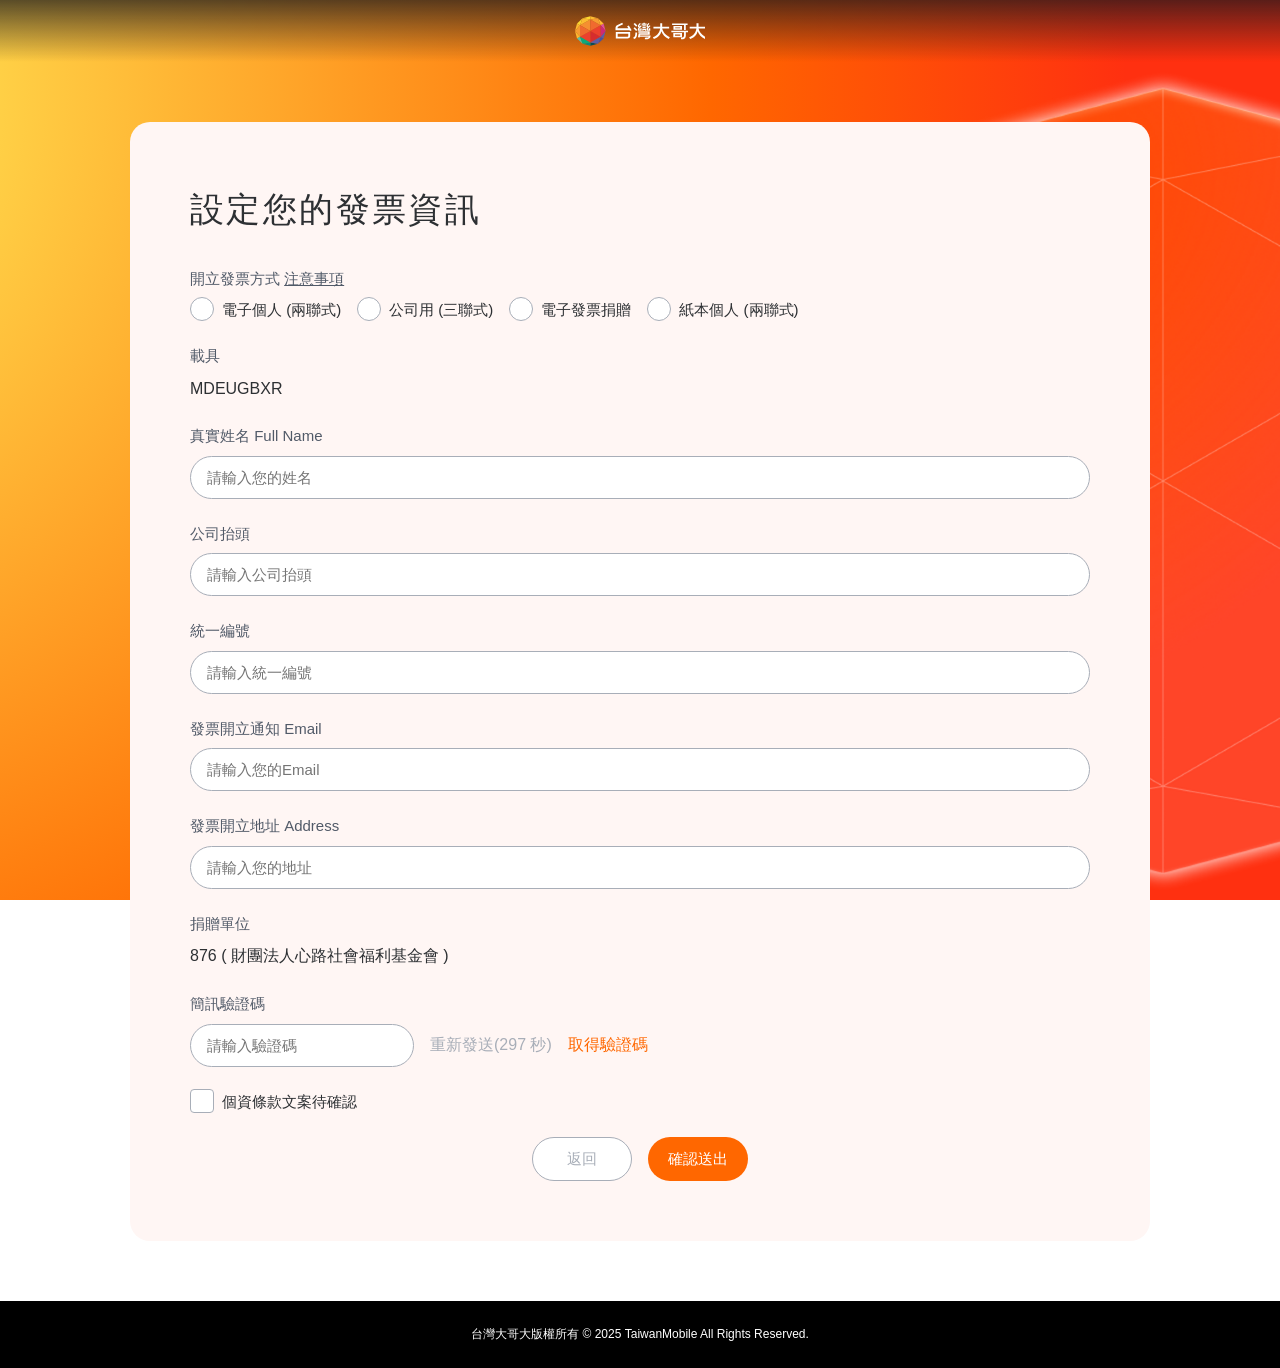
<file: invoice.html>
<!DOCTYPE html>
<html lang="zh-Hant">

<head>
    <meta charset="utf-8" />
    <meta name="viewport" content="width=device-width, initial-scale=1" />
    <title>台灣大哥大 遊戲金流系統 設定發票資訊</title>
    <link rel="stylesheet" href="/css/style.css" />
    <link rel="stylesheet" href="/css/invoice.css" />
</head>

<body>
    <header class="header">
        <div class="container">
            <img class="logo-TWM" src="/src/images/logo-TWM.svg" alt="" />
        </div>
    </header>

    <main>
        <div class="container">
            <div class="content-block invoice-content-block">
                <div class="content">
                    <h2>設定您的發票資訊</h2>

                    <div class="form-item">
                        <p class="label">
                            開立發票方式 <a href="#" id="open-note">注意事項</a>
                        </p>

                        <div class="radio-wrap">
                            <div class="form-check">
                                <input id="invoice-e-personal" name="invoice-type" type="radio" />
                                <label for="invoice-e-personal">電子個人 (兩聯式)</label>
                            </div>
                            <div class="form-check">
                                <input id="invoice-company" name="invoice-type" type="radio" />
                                <label for="invoice-company">公司用 (三聯式)</label>
                            </div>
                            <div class="form-check">
                                <input id="invoice-donate" name="invoice-type" type="radio" />
                                <label for="invoice-donate">電子發票捐贈</label>
                            </div>
                            <div class="form-check">
                                <input id="invoice-paper" name="invoice-type" type="radio" />
                                <label for="invoice-paper">紙本個人 (兩聯式)</label>
                            </div>
                        </div>
                    </div>

                    <!-- #region 電子個人 (兩聯式) -->
                    <div class="form-item">
                        <p class="label">載具</p>
                        <p>MDEUGBXR</p>
                    </div>

                    <div class="form-item">
                        <label for="full-name">真實姓名 Full Name</label>
                        <input id="full-name" type="text" class="form-input" placeholder="請輸入您的姓名" />
                    </div>
                    <!-- #endregion 電子個人 (兩聯式) -->

                    <!-- #region 公司用 (三聯式) -->
                    <div class="form-item">
                        <label for="company-name">公司抬頭</label>
                        <input id="company-name" type="text" class="form-input" placeholder="請輸入公司抬頭" />
                    </div>

                    <div class="form-item">
                        <label for="company-tax-id">統一編號</label>
                        <input id="company-tax-id" type="text" class="form-input" placeholder="請輸入統一編號" />
                    </div>
                    <!-- #endregion 公司用 (三聯式) -->

                    <div class="form-item">
                        <label for="invoice-email">發票開立通知 Email</label>
                        <input id="invoice-email" type="email" class="form-input" placeholder="請輸入您的Email" />
                    </div>
                    <div class="form-item">
                        <label for="invoice-address">發票開立地址 Address</label>
                        <input id="invoice-address" type="text" class="form-input" placeholder="請輸入您的地址" />
                    </div>

                    <!-- #region 電子發票捐贈 -->
                    <div class="form-item">
                        <p class="label">捐贈單位</p>
                        <p>876 ( 財團法人心路社會福利基金會 )</p>
                    </div>
                    <!-- #endregion 電子發票捐贈 -->

                    <div class="form-item">
                        <label for="sms-code">簡訊驗證碼</label>
                        <div class="form-inline">
                            <input id="sms-code" type="text" class="form-input" placeholder="請輸入驗證碼" />
                            <p class="otp-timer">重新發送(297 秒)</p>
                            <a href="#" class="link-action otp-get-code">取得驗證碼</a>
                        </div>
                    </div>

                    <div class="form-check">
                        <input id="chk-note" type="checkbox" />
                        <label for="chk-note">個資條款文案待確認</label>
                    </div>

                    <div class="btn-wrap">
                        <button class="btn btn--outline btn--block-mobile">返回</button>
                        <button class="btn btn--block-mobile">確認送出</button>
                    </div>
                </div>
            </div>
        </div>
    </main>

    <footer class="footer">
        <div class="container">
            <p>台灣大哥大版權所有 © 2025 TaiwanMobile All Rights Reserved.</p>
        </div>
    </footer>

    <!-- 注意事項 Popup -->
    <div class="popup-overlay" id="note-popup" aria-hidden="true">
        <div class="popup" role="dialog" aria-modal="true">
            <button class="popup-close" id="note-popup-close" aria-label="關閉">
          &times;
        </button>
            <div class="content-block">
                <h4>發票注意事項</h4>
                <div class="text-wrap">
                    <ul>
                        <li>
                            如您要變更發票載具或捐贈對象，請至『台灣大客戶中心＞發票設定』進行設定。
                        </li>
                        <li>
                            建議您使用電子發票，不索取"紙本"發票，支持地球環保，減少地球上樹木的消失及暖化。
                        </li>
                        <li>
                            若選擇電子發票，可於台灣大客戶中心預設載具資料並進行載具之歸戶，若未進行設定，台灣大哥大將預設您的電子發票儲存於客戶載具，且提醒您電子發票一經開立，即不得變更載具之選擇。若要索取紙本發票，請於平台頁面選擇"索取紙本發票"。
                        </li>
                        <li>
                            電子發票開立後，台灣大哥大會將電子發票檔案儲存於台灣大客戶中心上您專屬的my pay交易記錄及 您所選擇之載具中，並於24小時內將電子發票上傳至「電子發票整合服務平台」，並以e-mail通知您，電子發票不會主動寄送。有關電子發票作業與「電子發票實施作業要點」，可詳參財政部電子發票整合服務平台網站：www.einvoice.nat.gov.tw。
                        </li>
                        <li>
                            若您係使用未歸戶之客戶載具索取電子發票，財政部財政資訊中心將會為您對獎(但已索取紙本發票、已作廢、或已捐贈之電子發票除外)，台灣大哥大收到中獎名冊後會於統一發票開獎翌日起10日內以e-mail通知中獎。另台灣大哥大將會以您交易時所登錄的郵寄地址寄送中獎發票，請務必確認您登錄之資料為最新且正確，以利台灣大哥大郵寄中獎發票予您，若有任何疑問，請與客服中心連絡(客服中心聯絡電話：02-6606-2999) ，謝謝您。
                        </li>
                        <li>
                            如您係使用已歸戶之客戶載具或共通性載具，中獎資訊將由財政部電子發票整合服務平台通知您。
                        </li>
                        <li>
                            另提醒您，依財政部所發佈之法令規定，發票副本僅供參考，不可直接兌獎。
                        </li>
                        <li>
                            若您選擇捐贈發票者，將由台灣大哥大代為捐贈給慈善機構，慈善機構亦可於台灣大客戶中心預設。
                        </li>
                        <li>
                            若您於訂購時已選擇開立二聯式發票者，恕無法換開三聯式發票；訂購時選擇開立三聯式發票，亦無法換開二聯式發票。
                        </li>
                        <li>
                            若您選擇開立紙本發票者，請於收到紙本發票後自行妥善保管，若有遺失、毀損等，恕不補發。
                        </li>
                        <li>台灣大哥大保有使用及停用電子發票之權利。</li>
                    </ul>
                </div>

                <div class="btn-wrap">
                    <button class="btn btn--block-mobile" id="note-popup-ok">
              我知道了
            </button>
                    <a href="#" class="link-action">申請個人紙本發票</a>
                </div>
            </div>
        </div>
    </div>

    <script>
        (function() {
            var openNote = document.getElementById("open-note");
            var overlay = document.getElementById("note-popup");
            var close = document.getElementById("note-popup-close");
            var ok = document.getElementById("note-popup-ok");

            function openPopup() {
                overlay.classList.add("is-open");
                overlay.setAttribute("aria-hidden", "false");
                close && close.focus();
            }

            function closePopup() {
                overlay.classList.remove("is-open");
                overlay.setAttribute("aria-hidden", "true");
                openNote && openNote.focus();
            }
            openNote &&
                openNote.addEventListener("click", function(e) {
                    e.preventDefault();
                    openPopup();
                });
            close && close.addEventListener("click", closePopup);
            ok && ok.addEventListener("click", closePopup);
            overlay &&
                overlay.addEventListener("click", function(e) {
                    if (e.target === overlay) closePopup();
                });
            document.addEventListener("keydown", function(e) {
                if (e.key === "Escape" && overlay.classList.contains("is-open"))
                    closePopup();
            });

            var invoiceType = document.getElementById("invoice-type");
            var companyInfo = document.getElementById("company-info");
            invoiceType &&
                invoiceType.addEventListener("change", function() {
                    companyInfo.style.display =
                        this.value === "company" ? "block" : "none";
                });
        })();
    </script>
</body>

</html>
</file>
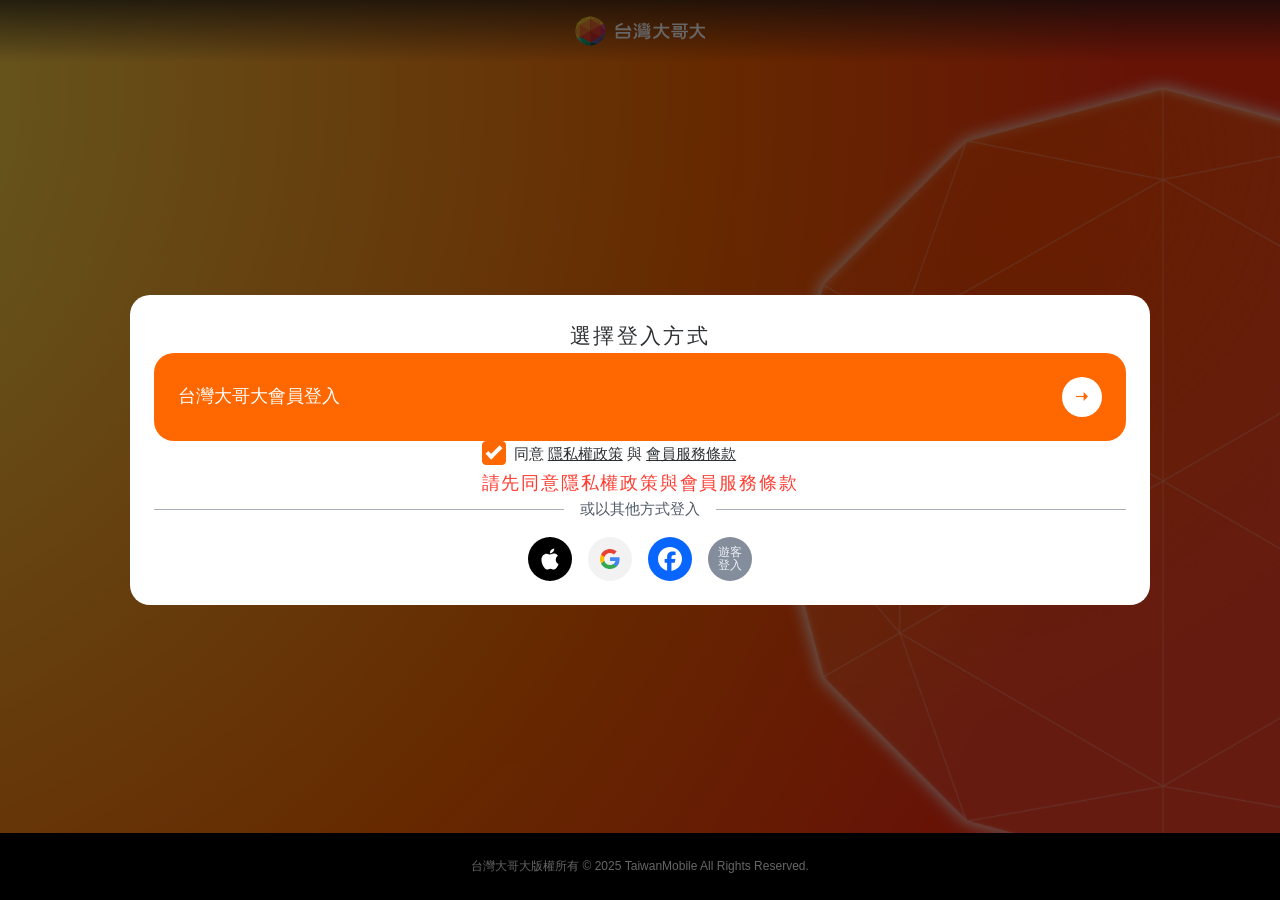
<file: login.html>
<!doctype html>
<html lang="zh-Hant">

<head>
    <meta charset="utf-8" />
    <meta name="viewport" content="width=device-width, initial-scale=1" />
    <title>台灣大哥大 遊戲金流系統 會員登入</title>
    <link rel="stylesheet" href="/css/style.css" />
    <link rel="stylesheet" href="/css/login.css" />
</head>

<body>
    <header class="header">
        <div class="container">
            <img class="logo-TWM" src="/src/images/logo-TWM.svg" alt="" />
        </div>
    </header>

    <main></main>

    <!-- 登入方式 Popup（頁面載入自動開啟） -->
    <div class="popup-overlay is-open" id="login-popup" aria-hidden="false">
        <div class="popup" role="dialog" aria-modal="true" aria-labelledby="login-title">
            <div class="content-block login-content-block">
                <h2 id="login-title">選擇登入方式</h2>

                <!-- 主要登入按鈕 -->
                <button class="btn-text-card btn-text-card--fill" id="btn-twm-login" type="button">
            台灣大哥大會員登入
            <div class="arrow">
              <img src="/src/images/icon-btn-text-card-arrow.svg" alt="" />
            </div>
          </button>

                <!-- 同意條款 checkbox -->
                <div class="login-agree">
                    <div class="form-check">
                        <input id="chk-agree" type="checkbox" checked />
                        <label for="chk-agree">同意 <a href="#" id="open-privacy">隱私權政策</a> 與
                <a href="#" id="open-terms">會員服務條款</a></label>
                    </div>
                    <!-- 未勾選時顯示的錯誤提示 -->
                    <p class="login-agree__error" id="agree-error">
                        請先同意隱私權政策與會員服務條款
                    </p>
                </div>

                <!-- 其他登入方式 -->
                <div class="login-social">
                    <div class="login-social__divider">
                        <span>或以其他方式登入</span>
                    </div>
                    <div class="login-social__icons">
                        <button class="btn btn--square btn--apple" type="button" data-provider="apple" aria-label="Apple 登入">
                <img src="/src/images/icon-login-apple.svg" alt="Apple" />
              </button>
                        <button class="btn btn--square btn--google" type="button" data-provider="google" aria-label="Google 登入">
                <img src="/src/images/icon-login-google.svg" alt="Google" />
              </button>
                        <button class="btn btn--square btn--facebook" type="button" data-provider="facebook" aria-label="Facebook 登入">
                <img src="/src/images/icon-login-facebook.svg" alt="Facebook" />
              </button>
                        <button class="btn btn--square btn--guest" type="button" id="btn-guest-login" data-provider="guest">
                遊客登入
              </button>
                    </div>
                </div>
            </div>
        </div>
    </div>

    <footer class="footer">
        <div class="container">
            <p>台灣大哥大版權所有 © 2025 TaiwanMobile All Rights Reserved.</p>
        </div>
    </footer>

    <!-- 遊客登入提醒 Popup -->
    <div class="popup-overlay" id="guest-popup" aria-hidden="true">
        <div class="popup" role="dialog" aria-modal="true">
            <div class="content-block">
                <h4>遊客登入提醒</h4>
                <div class="text-wrap">
                    <p>您即將以遊客身分登入，建議您先至個人資料綁定帳號確認，以確保您的遊戲 紀錄資料。</p>
                </div>
                <div class="btn-wrap">
                    <button class="btn btn--block-mobile" id="guest-popup-ok">確認</button>
                </div>
            </div>
        </div>
    </div>

    <!-- 隱私權政策 Popup -->
    <div class="popup-overlay" id="privacy-popup" aria-hidden="true">
        <div class="popup" role="dialog" aria-modal="true">
            <button class="popup-close" id="privacy-popup-close" aria-label="關閉">&times;</button>
            <div class="content-block">
                <h4>隱私權政策</h4>
                <div class="text-wrap">
                    <p>
                        本公司十分重視每位使用者的隱私權，將依下列隱私權保護政策(下稱「本政策 」)及個人資料保護等相關法令規定，蒐集、利用、處理與保護您的個人資料， 為保障您的權益，也希望您在使用GeForce NOW服務（下稱「本服務」）前， 能夠詳細閱讀下列說明，並確實遵守：
                    </p>

                    <ol class="legal-list">
                        <li>
                            隱私權保護政策適用範圍
                            <ol>
                                <li>
                                    隱私權保護政策內容，包括本公司如何處理使用者使用本網站服務(下稱「本服務」)、進行線上購買、參加本網站活動、申請加入本服務會員等時所蒐集到的身分識別資料，也包括本公司如何處理在商業伙伴與本公司合作時分享的任何身份識別資料。
                                </li>
                                <li>
                                    本政策僅及於本網站服務，若您點選第三人網站之連結或廣告，拜訪各該網站或網頁時，應依各該網站或網頁經營者所定之隱私權保護政策規定辦理，概與本公司無涉。於使用本服務前，請確認您能確實遵守本政策所列全部條款，若您不同意全部或部分者，則請勿使用本服務。
                                </li>
                            </ol>
                        </li>
                        <li>
                            資料之蒐集
                            <ol>
                                <li>
                                    此資料的蒐集目的係為確認在本公司於服務網站上取得資訊的使用者身份及提供各項服務之用，其範圍如下：
                                    <ol class="list-parens">
                                        <li>
                                            本公司在您使用本網站服務、線上購買月租服務、瀏覽本網站服務網頁、加入本服務會員、訂閱服務訊息、回報使用意見、參加宣傳促銷廣告方案、贈獎遊戲、訂購本服務產品/服務或使用其他網站服務時，將會請您提供您的個人相關資料，包括但不限於姓名、年齡、性別、發票寄送地址、電子郵件地址與連絡電話，或其它於您註冊時或日後所同意本公司基於服務之提供所蒐集之個人資料等。
                                        </li>
                                        <li>本服務會保留您所提供的上述資料，也會保留您上網瀏覽、查詢或使用服務時，在系統上產生的相關紀錄，包括IP位址、使用時間、瀏覽器、瀏覽及點選紀錄等。</li>
                                        <li>
                                            若您有使用Facebook或其他社群服務，本網站服務可能透過相關社群服務系統設計，於取得您的同意後，將部分本網站服務的資訊發布於您的社群活動資訊頁面，若您不同意該等訊息之發布，請您勿點選同意鍵，或於事後透過各該社群服務之會員機制移除該等資訊或拒絕本服務繼續發布相關訊息。若有任何問題，仍可與本公司聯絡，本公司將協助您確認、處理相關事宜。
                                        </li>
                                    </ol>
                                </li>
                            </ol>
                        </li>
                        <li>
                            資料之保護
                            <ol>
                                <li>本公司會將您的個人資料完整儲存於我們的資料儲存系統中，並以嚴密的保護措施防止未經授權人員之接觸。</li>
                            </ol>
                        </li>
                    </ol>
                </div>
                <div class="btn-wrap">
                    <button class="btn btn--block-mobile" id="privacy-popup-ok">確認</button>
                </div>
            </div>
        </div>
    </div>

    <!-- 會員服務條款 Popup -->
    <div class="popup-overlay" id="terms-popup" aria-hidden="true">
        <div class="popup" role="dialog" aria-modal="true">
            <button class="popup-close" id="terms-popup-close" aria-label="關閉">&times;</button>
            <div class="content-block">
                <h4>會員服務條款</h4>
                <div class="text-wrap">
                    <p>
                        本公司十分重視每位使用者的隱私權，將依下列隱私權保護政策(下稱「本政策 」)及個人資料保護等相關法令規定，蒐集、利用、處理與保護您的個人資料， 為保障您的權益，也希望您在使用GeForce NOW服務（下稱「本服務」）前，能夠詳細閱讀下列說明，並確實遵守：
                    </p>

                    <ol class="legal-list">
                        <li>
                            隱私權保護政策適用範圍
                            <ol>
                                <li>
                                    隱私權保護政策內容，包括本公司如何處理使用者使用本網站服務(下稱「本服務」)、進行線上購買、參加本網站活動、申請加入本服務會員等時所蒐集到的身分識別資料，也包括本公司如何處理在商業伙伴與本公司合作時分享的任何身份識別資料。
                                </li>
                                <li>本政策僅及於本網站服務，若您點選第三人網站之連結或廣告，拜訪各該網站或網頁時，應依各該網站或網頁經營者所定之隱私權保護政策規定辦理，概與本公司無涉。</li>
                            </ol>
                        </li>
                        <li>
                            資料之蒐集
                            <ol>
                                <li>此資料的蒐集目的係為確認在本公司於服務網站上取得資訊的使用者身份及提供各項服務之用。</li>
                            </ol>
                        </li>
                        <li>
                            資料之保護
                            <ol>
                                <li>本公司會將您的個人資料完整儲存於我們的資料儲存系統中，並以嚴密的保護措施防止未經授權人員之接觸。</li>
                            </ol>
                        </li>
                    </ol>
                </div>
                <div class="btn-wrap">
                    <button class="btn btn--block-mobile" id="terms-popup-ok">確認</button>
                </div>
            </div>
        </div>
    </div>

    <script src="/src/js/popup-utils.js"></script>
    <script>
        (function() {
            // 隱私權政策 popup
            PopupUtils.setupPopup({
                triggerId: "open-privacy",
                overlayId: "privacy-popup",
                closeId: "privacy-popup-close",
                okId: "privacy-popup-ok",
            });

            // 會員服務條款 popup
            PopupUtils.setupPopup({
                triggerId: "open-terms",
                overlayId: "terms-popup",
                closeId: "terms-popup-close",
                okId: "terms-popup-ok",
            });

            // 遊客登入提醒 popup
            PopupUtils.setupPopup({
                triggerId: "btn-guest-login",
                overlayId: "guest-popup",
                okId: "guest-popup-ok",
            });

            // Checkbox 驗證：未勾選時顯示錯誤訊息
            var chkAgree = document.getElementById("chk-agree");
            var agreeError = document.getElementById("agree-error");
            var btnTwmLogin = document.getElementById("btn-twm-login");
            var socialBtns = document.querySelectorAll(".login-social__icons .btn--square");

            function validateAgree(callback) {
                if (!chkAgree.checked) {
                    agreeError.removeAttribute("hidden");
                    return false;
                }
                agreeError.setAttribute("hidden", "");
                if (callback) callback();
                return true;
            }

            // 勾選時即時清除錯誤
            chkAgree.addEventListener("change", function() {
                if (chkAgree.checked) {
                    agreeError.setAttribute("hidden", "");
                }
            });

            // 台灣大哥大會員登入按鈕
            btnTwmLogin.addEventListener("click", function() {
                validateAgree(function() {
                    // TODO: 導向台灣大哥大會員登入頁面
                });
            });

            // 社群登入按鈕（遊客登入除外，遊客走 popup）
            socialBtns.forEach(function(btn) {
                if (btn.id === "btn-guest-login") return;
                btn.addEventListener("click", function() {
                    validateAgree(function() {
                        // TODO: 導向對應社群登入
                    });
                });
            });
        })();
    </script>
</body>

</html>
</file>
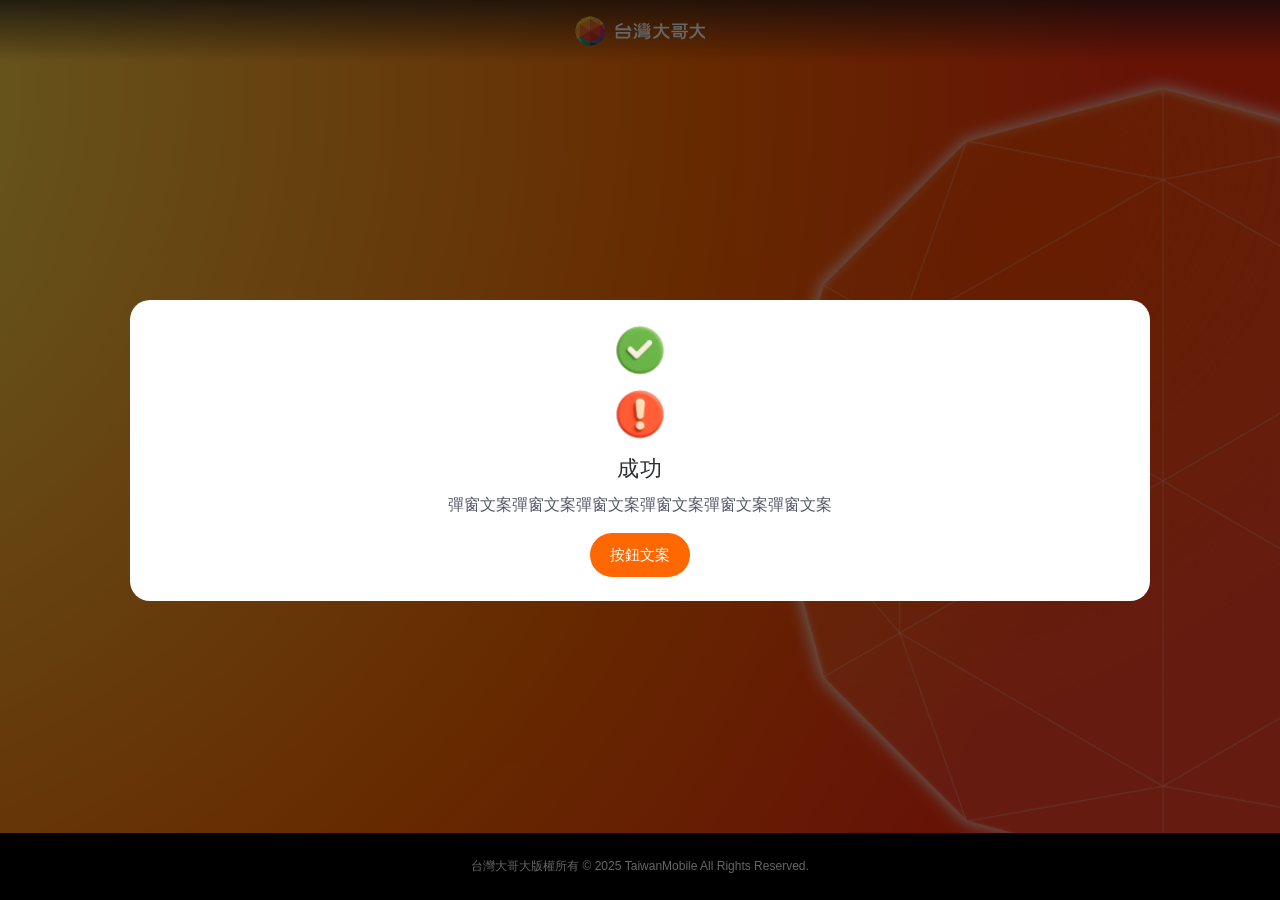
<file: popup-msg.html>
<!doctype html>
<html lang="zh-Hant">
  <head>
    <meta charset="utf-8" />
    <meta name="viewport" content="width=device-width, initial-scale=1" />
    <title>台灣大哥大 遊戲金流系統 通用訊息彈窗</title>
    <link rel="stylesheet" href="/css/style.css" />
    <link rel="stylesheet" href="/css/popup-msg.css" />
  </head>

  <body>
    <header class="header">
      <div class="container">
        <img class="logo-TWM" src="/src/images/logo-TWM.svg" alt="" />
      </div>
    </header>

    <main></main>

    <!-- 完整訊息 Popup -->
    <div class="popup-overlay is-open" id="popup-msg" aria-hidden="false">
      <div class="popup" role="dialog" aria-modal="true">
        <div class="content-block popup-msg">
          <img class="popup-msg__icon" src="/src/images/icon-result-Success.png" alt="" />
          <img class="popup-msg__icon" src="/src/images/icon-result-Error.png" alt="" />
          <h4 class="popup-msg__title">成功</h4>
          <p class="popup-msg__desc">彈窗文案彈窗文案彈窗文案彈窗文案彈窗文案彈窗文案</p>
          <div class="btn-wrap">
            <button class="btn btn--block-mobile">按鈕文案</button>
          </div>
        </div>
      </div>
    </div>

    <footer class="footer">
      <div class="container">
        <p>台灣大哥大版權所有 © 2025 TaiwanMobile All Rights Reserved.</p>
      </div>
    </footer>
  </body>
</html>
</file>
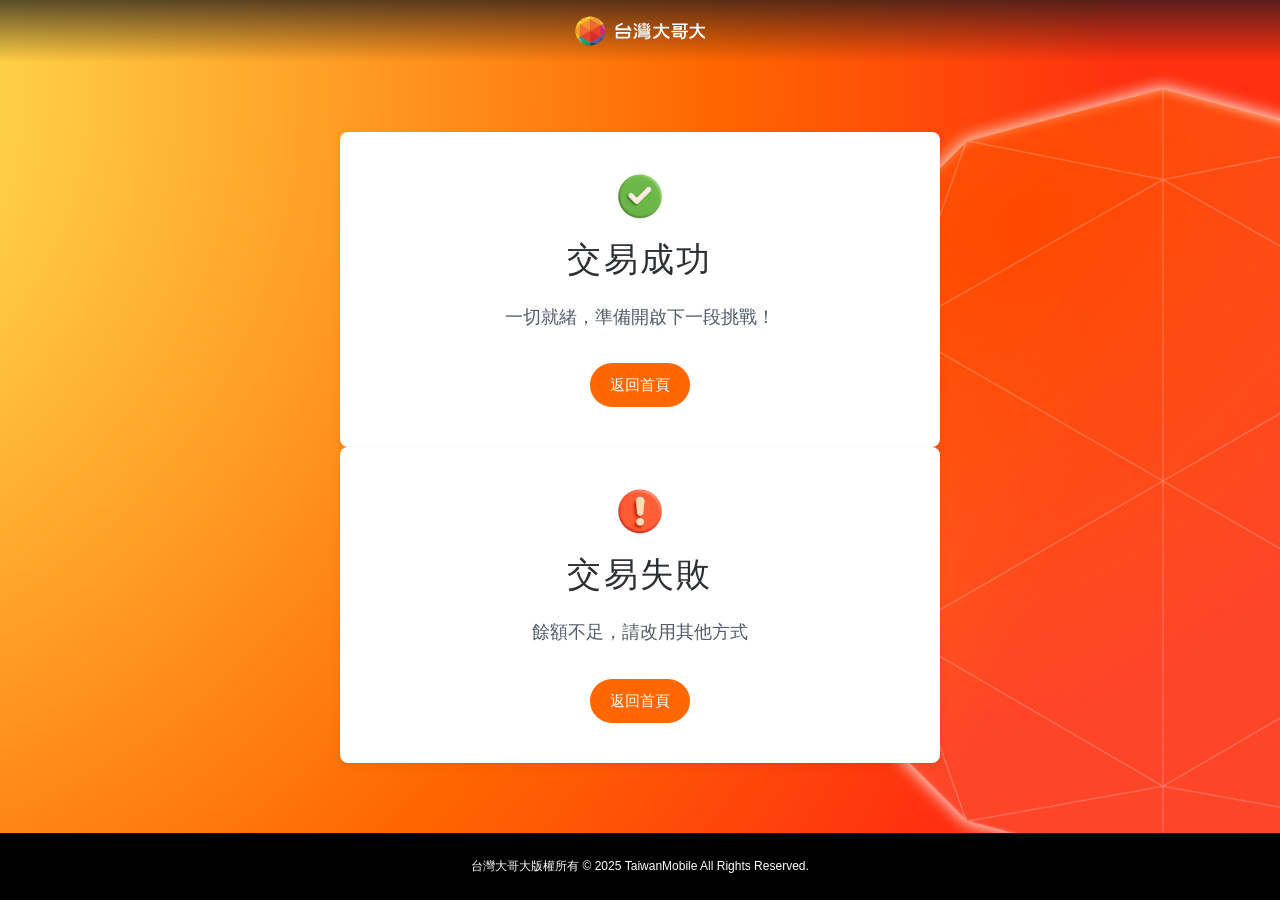
<file: result.html>
<!DOCTYPE html>
<html lang="en">
  <head>
    <meta charset="UTF-8" />
    <meta name="viewport" content="width=device-width, initial-scale=1.0" />
    <title>台灣大哥大 遊戲金流系統 交易結果</title>
    <link rel="stylesheet" href="/css/style.css" />
    <link rel="stylesheet" href="/css/result.css" />
  </head>

  <body>
    <header class="header">
      <div class="container">
        <img class="logo-TWM" src="/src/images/logo-TWM.svg" alt="" />
      </div>
    </header>

    <main>
      <div class="container">
        <!-- 成功狀態卡片 -->
        <div class="card card--success">
          <img src="/src/images/icon-result-Success.png" alt="" />
          <h2>交易成功</h2>
          <p>一切就緒，準備開啟下一段挑戰！</p>
          <button class="btn btn--block-mobile">返回首頁</button>
        </div>

        <!-- 失敗狀態卡片 -->
        <div class="card card--danger">
          <img src="/src/images/icon-result-Error.png" alt="" />
          <h2>交易失敗</h2>
          <p>餘額不足，請改用其他方式</p>
          <button class="btn btn--block-mobile">返回首頁</button>
        </div>
      </div>
    </main>

    <footer class="footer">
      <div class="container">
        <p>台灣大哥大版權所有 © 2025 TaiwanMobile All Rights Reserved.</p>
      </div>
    </footer>
  </body>
</html>
</file>
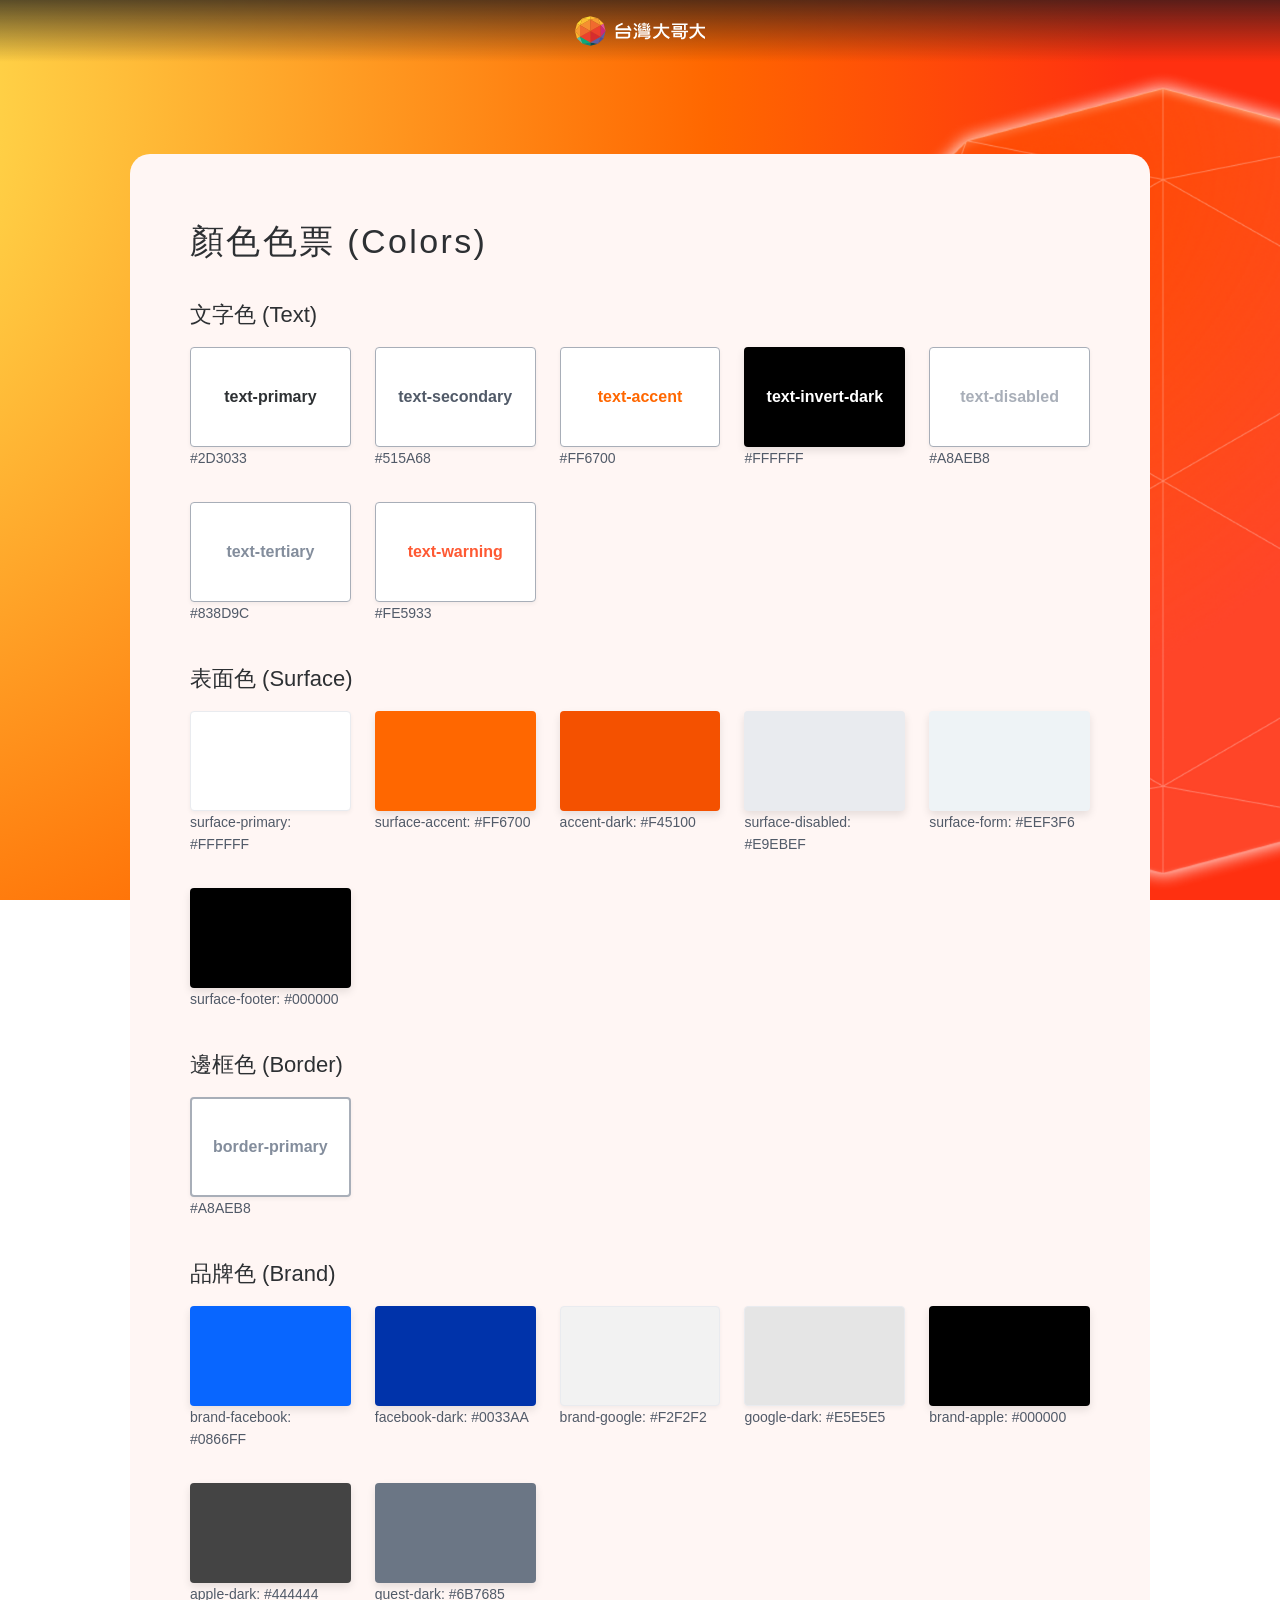
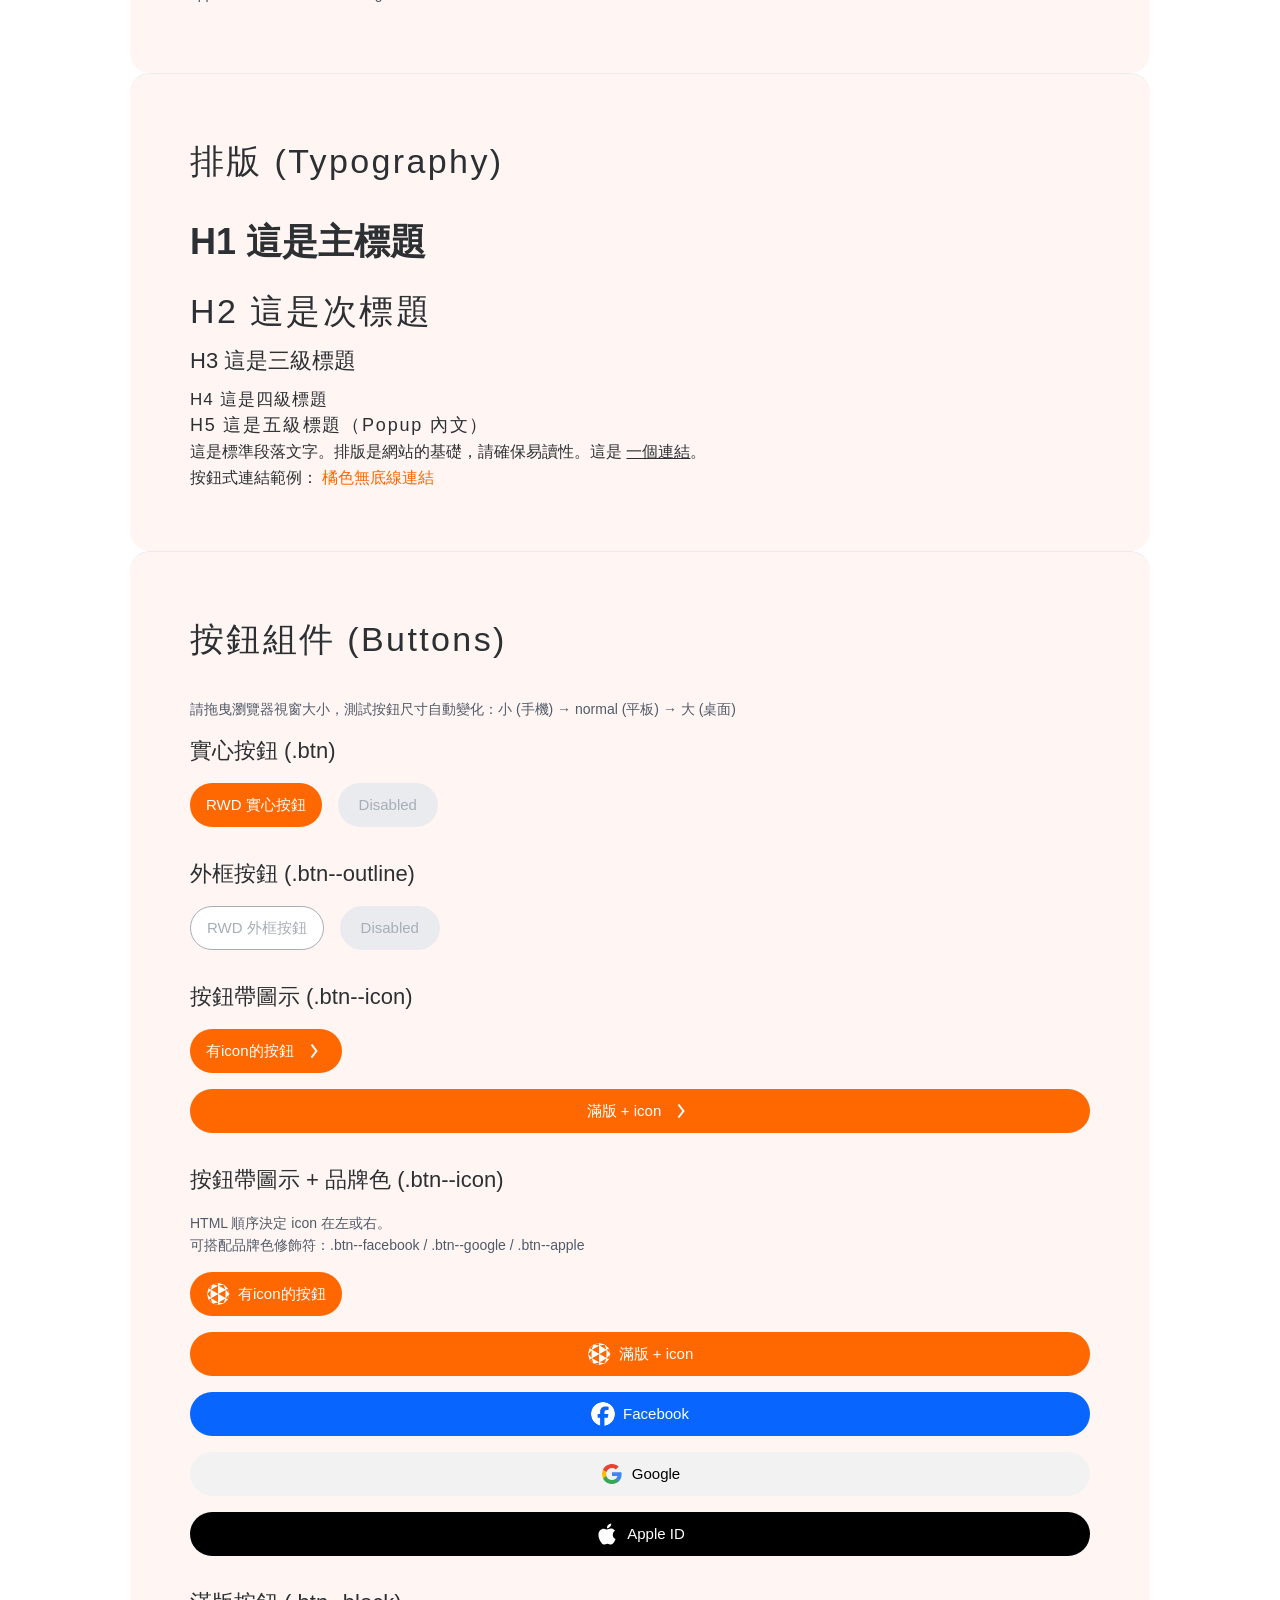
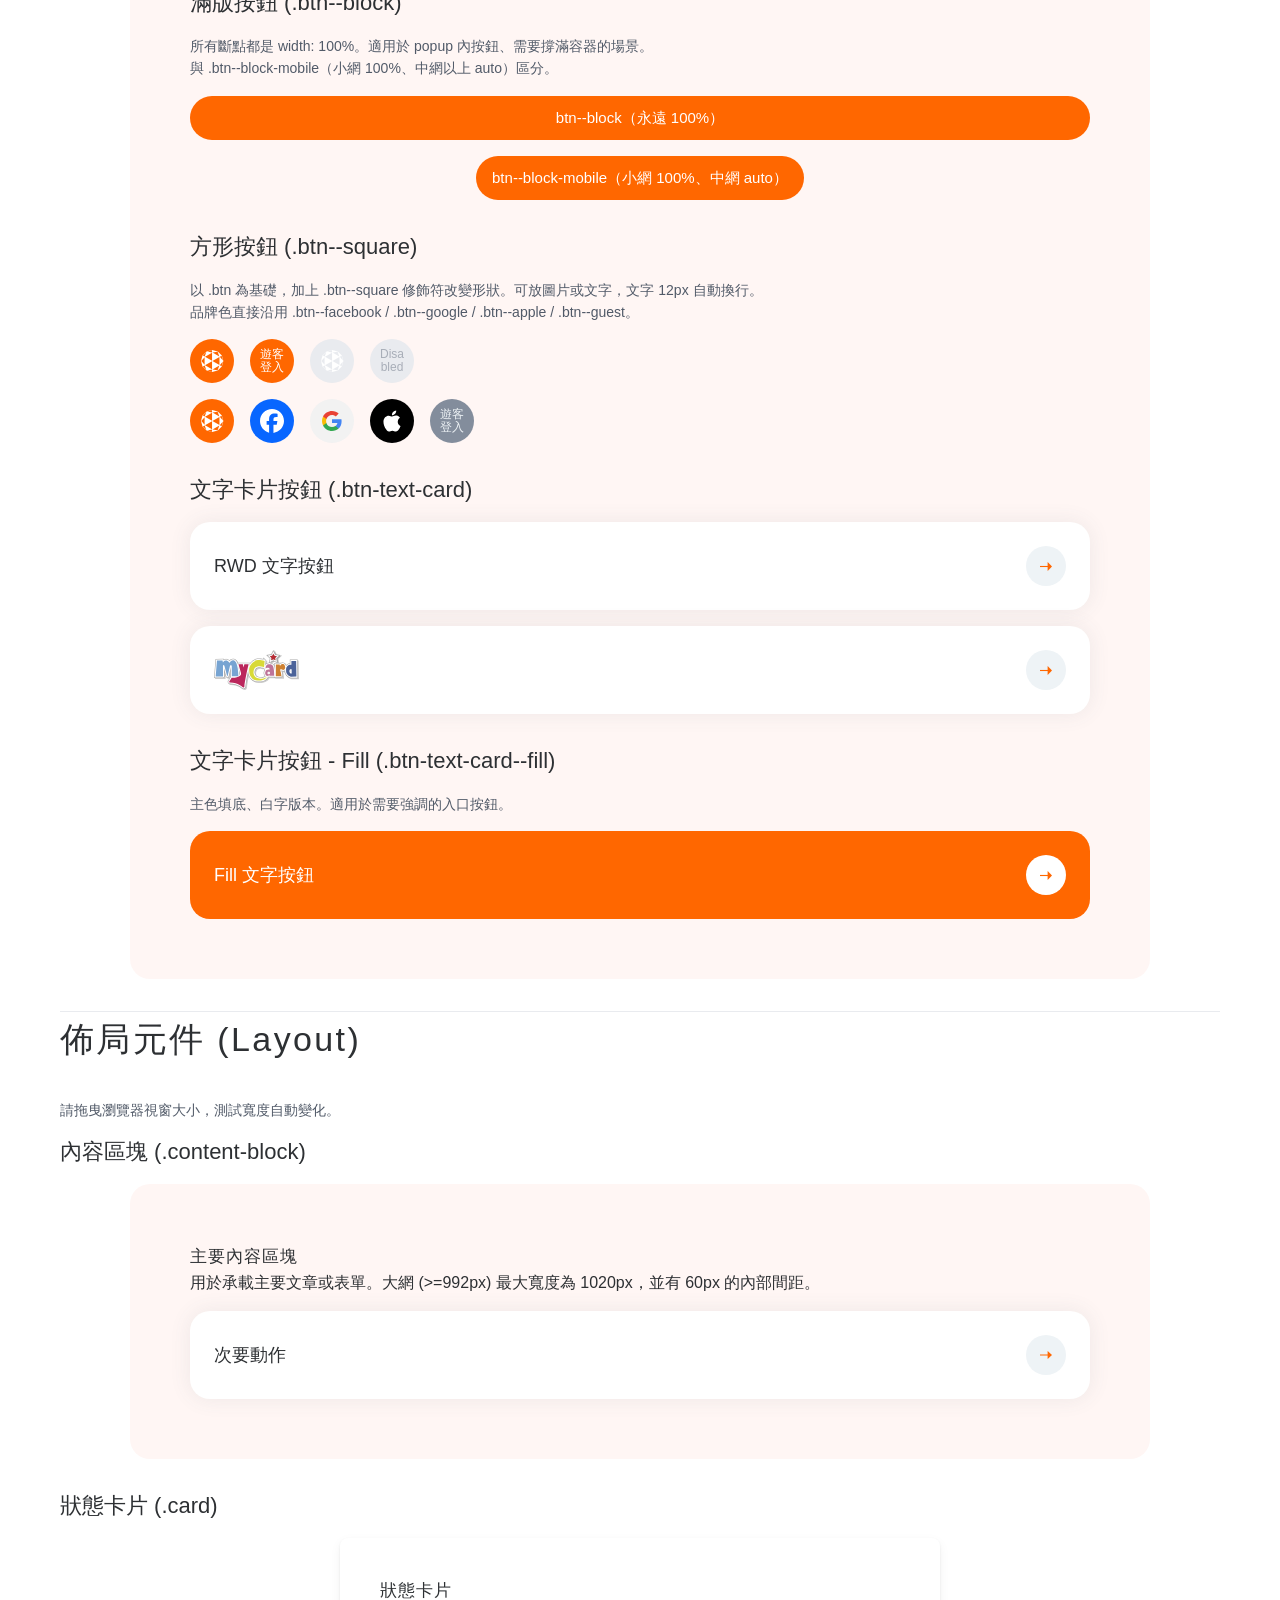
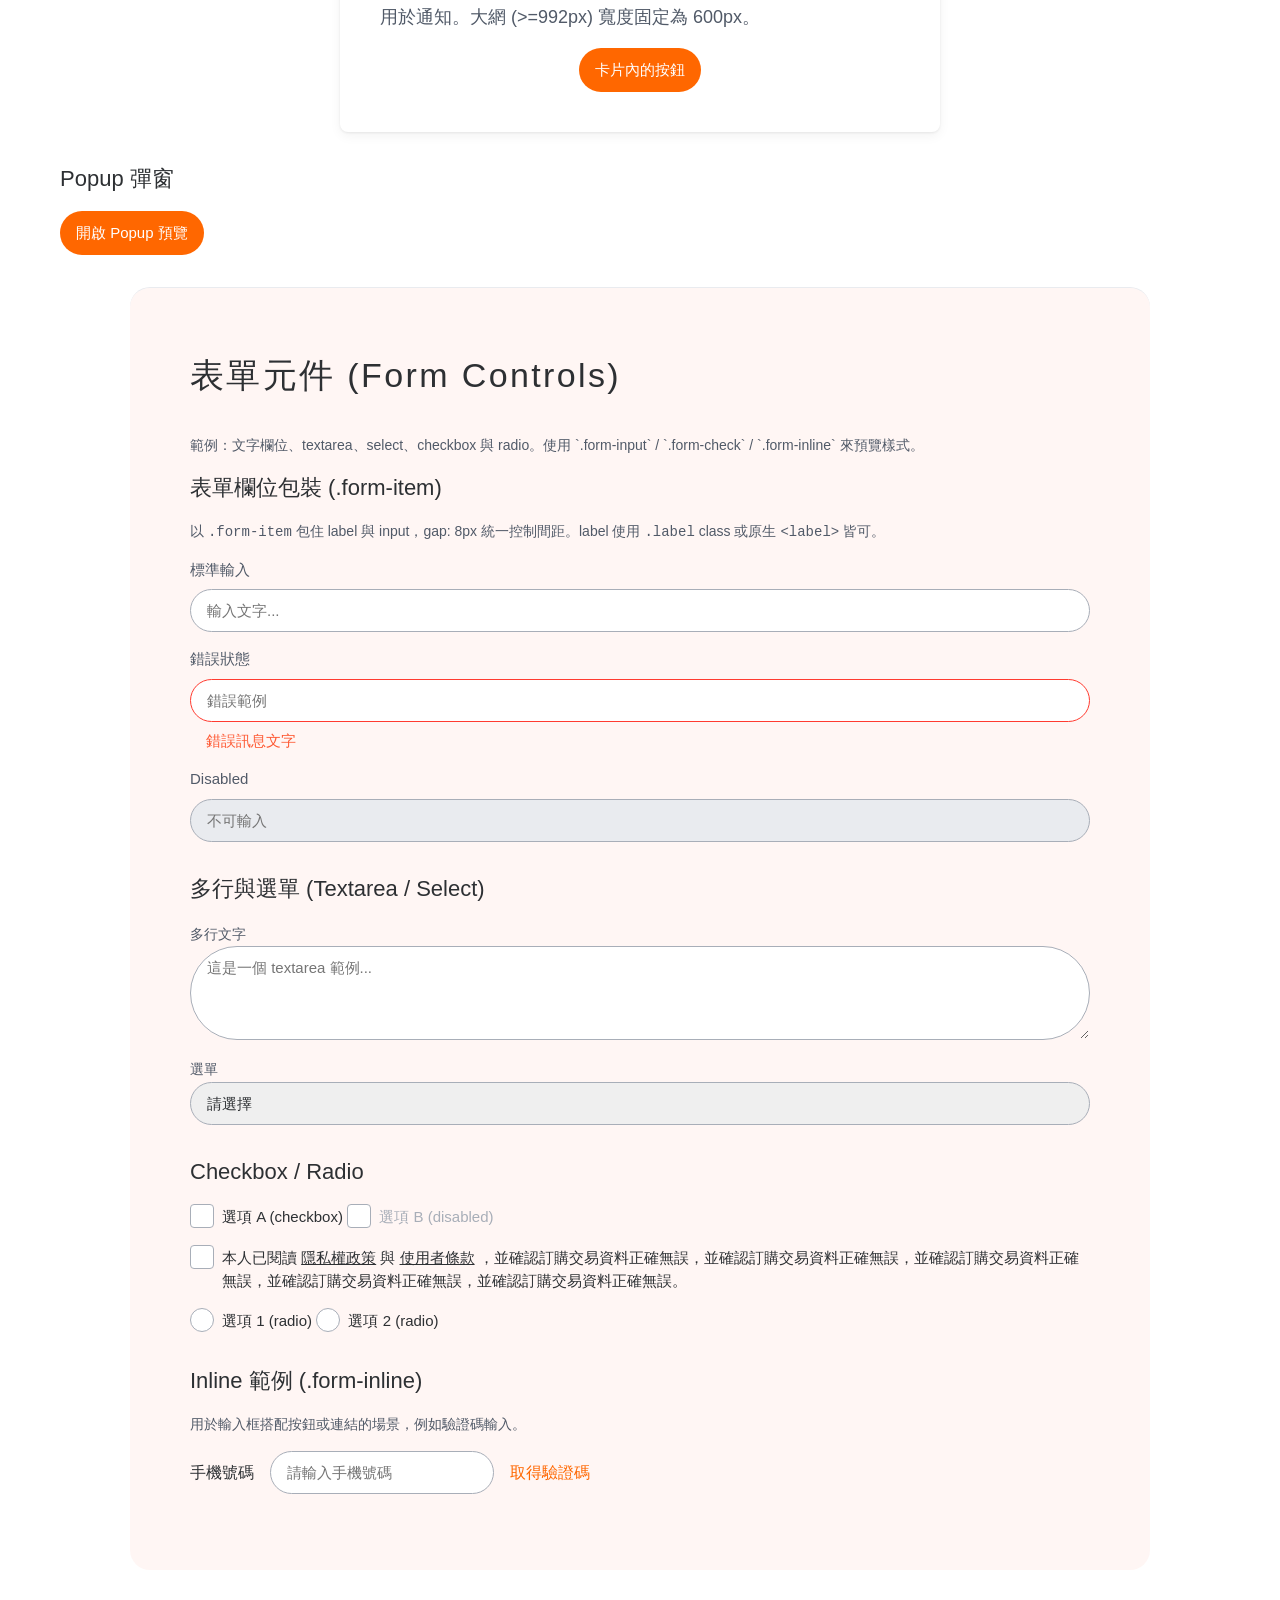
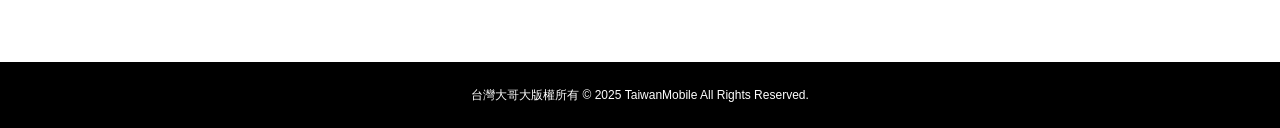
<file: src/components.html>
<!DOCTYPE html>
<html lang="zh-Hant">

<head>
    <meta charset="UTF-8" />
    <meta name="viewport" content="width=device-width, initial-scale=1.0" />
    <title>元件與色票預覽 (Design System) - No Tailwind</title>

    <link rel="stylesheet" href="/css/style.css" />

    <style>
        /* --- 1. Variables (CSS 變數) --- */
        /* [保留] 供此預覽頁面的輔助工具使用 */
        
         :root {
            --color-text-primary: #2d3033;
            --color-text-secondary: #515a68;
            --color-text-accent: #ff6700;
            --color-text-link: #ff6700;
            --color-text-invert-dark: #ffffff;
            --color-text-disabled: #a8aeb8;
            --color-text-tertiary: #838d9c;
            --color-text-warning: #fe5933;
            --color-surface-primary: #ffffff;
            --color-surface-accent: #ff6700;
            --color-surface-accent-dark: #f45100;
            --color-surface-disabled: #e9ebef;
            --color-surface-form: #eef3f6;
            --color-surface-footer: #000000;
            --color-border-primary: #a8aeb8;
            --color-brand-facebook: #0866FF;
            --color-brand-facebook-dark: #0033AA;
            --color-brand-google: #F2F2F2;
            --color-brand-google-dark: #E5E5E5;
            --color-brand-apple: #000000;
            --color-brand-apple-dark: #444444;
            --color-brand-guest-dark: #6B7685;
            --spacing-xs: 0.4rem;
            --spacing-sm: 0.8rem;
            --spacing-md: 1.6rem;
            --spacing-lg: 2.4rem;
            --spacing-xl: 3.2rem;
            --font-stack-primary: "Noto Sans TC", "Microsoft JhengHei", "PingFang TC", sans-serif;
            --font-size-base: 1.6rem;
        }
        /* --- 2. 模擬 Base SCSS (Reset & Base Layout) --- */
        
        html {
            font-size: 62.5%;
            /* 確保 rem 單位 (1rem = 10px) 正確 */
            box-sizing: border-box;
        }
        
        *,
        *::before,
        *::after {
            box-sizing: inherit;
        }
        
        body {
            /* 僅保留最基礎的字體設定，以便輔助工具正常顯示 */
            font-family: var(--font-stack-primary);
            font-size: var(--font-size-base);
            line-height: 1.6;
            color: var(--color-text-primary);
            margin: 0;
            padding: 0;
        }
        
        main {
            padding-top: var(--spacing-xl);
            padding-bottom: var(--spacing-xl);
        }
        
        .color-sample {
            height: 100px;
            width: 100%;
            border-radius: var(--spacing-xs);
        }
        
        .color-palette-grid {
            display: grid;
            grid-template-columns: repeat(2, 1fr);
            gap: var(--spacing-lg);
        }
        
        @media (min-width: 576px) {
            .color-palette-grid {
                grid-template-columns: repeat(3, 1fr);
            }
        }
        
        @media (min-width: 768px) {
            .color-palette-grid {
                grid-template-columns: repeat(5, 1fr);
            }
        }
        
        .color-sample-label {
            font-size: 1.4rem;
            font-weight: 500;
            color: var(--color-text-secondary);
        }
        
        .color-sample-wrapper {
            margin-bottom: var(--spacing-sm);
        }
        
        .color-sample-border {
            border: 1px solid var(--color-surface-disabled);
            box-shadow: 0 2px 4px rgba(0, 0, 0, 0.05);
        }
        
        .color-sample-shadow {
            box-shadow: 0 4px 8px rgba(0, 0, 0, 0.1);
        }
        
        .flex-group {
            display: flex;
            flex-wrap: wrap;
            align-items: flex-end;
            gap: var(--spacing-md);
        }
        
        .border-t-separator {
            border-top: 1px solid var(--color-surface-disabled);
        }
        
        .margin-top-md {
            margin-top: var(--spacing-md);
        }
        
        .margin-top-lg {
            margin-top: var(--spacing-xl);
        }
        
        .margin-bottom-md {
            margin-bottom: var(--spacing-md);
        }
        
        .margin-bottom-lg {
            margin-bottom: var(--spacing-xl);
        }
        
        .margin-left-sm {
            margin-left: var(--spacing-sm);
        }
        
        .font-bold {
            font-weight: 700;
        }
        
        .text-sm-secondary {
            font-size: 1.4rem;
            color: var(--color-text-secondary);
        }
    </style>
</head>

<body>
    <header class="header">
        <div class="container">
            <img class="logo-TWM" src="/src/images/logo-TWM.svg" alt="" />
        </div>
    </header>

    <main>
        <div class="container">
            <!-- 顏色色票 -->
            <section class="section-gap content-block">
                <h2 class="margin-bottom-lg">顏色色票 (Colors)</h2>

                <h3 class="margin-bottom-md">文字色 (Text)</h3>
                <div class="color-palette-grid margin-bottom-lg">
                    <div class="color-sample-wrapper">
                        <div class="color-sample color-sample-border" style="color: var(--color-text-primary); background-color: var(--color-surface-primary); border-color: var(--color-text-disabled); display: flex; align-items: center; justify-content: center; font-weight: bold;">
                            text-primary
                        </div>
                        <p class="color-sample-label">#2D3033</p>
                    </div>
                    <div class="color-sample-wrapper">
                        <div class="color-sample color-sample-border" style="color: var(--color-text-secondary); background-color: var(--color-surface-primary); border-color: var(--color-text-disabled); display: flex; align-items: center; justify-content: center; font-weight: bold;">
                            text-secondary
                        </div>
                        <p class="color-sample-label">#515A68</p>
                    </div>
                    <div class="color-sample-wrapper">
                        <div class="color-sample color-sample-border" style="color: var(--color-text-accent); background-color: var(--color-surface-primary); border-color: var(--color-text-disabled); display: flex; align-items: center; justify-content: center; font-weight: bold;">
                            text-accent
                        </div>
                        <p class="color-sample-label">#FF6700</p>
                    </div>
                    <div class="color-sample-wrapper">
                        <div class="color-sample color-sample-shadow" style="color: var(--color-text-invert-dark); background-color: var(--color-surface-footer); display: flex; align-items: center; justify-content: center; font-weight: bold;">
                            text-invert-dark
                        </div>
                        <p class="color-sample-label">#FFFFFF</p>
                    </div>
                    <div class="color-sample-wrapper">
                        <div class="color-sample color-sample-border" style="color: var(--color-text-disabled); background-color: var(--color-surface-primary); border-color: var(--color-text-disabled); display: flex; align-items: center; justify-content: center; font-weight: bold;">
                            text-disabled
                        </div>
                        <p class="color-sample-label">#A8AEB8</p>
                    </div>
                    <div class="color-sample-wrapper">
                        <div class="color-sample color-sample-border" style="color: var(--color-text-tertiary); background-color: var(--color-surface-primary); border-color: var(--color-text-disabled); display: flex; align-items: center; justify-content: center; font-weight: bold;">
                            text-tertiary
                        </div>
                        <p class="color-sample-label">#838D9C</p>
                    </div>
                    <div class="color-sample-wrapper">
                        <div class="color-sample color-sample-border" style="color: var(--color-text-warning); background-color: var(--color-surface-primary); border-color: var(--color-text-disabled); display: flex; align-items: center; justify-content: center; font-weight: bold;">
                            text-warning
                        </div>
                        <p class="color-sample-label">#FE5933</p>
                    </div>
                </div>

                <h3 class="margin-bottom-md">表面色 (Surface)</h3>
                <div class="color-palette-grid margin-bottom-lg">
                    <div class="color-sample-wrapper">
                        <div class="color-sample color-sample-border" style="background-color: var(--color-surface-primary)"></div>
                        <p class="color-sample-label">surface-primary: #FFFFFF</p>
                    </div>
                    <div class="color-sample-wrapper">
                        <div class="color-sample color-sample-shadow" style="background-color: var(--color-surface-accent)"></div>
                        <p class="color-sample-label">surface-accent: #FF6700</p>
                    </div>
                    <div class="color-sample-wrapper">
                        <div class="color-sample color-sample-shadow" style="background-color: var(--color-surface-accent-dark)"></div>
                        <p class="color-sample-label">accent-dark: #F45100</p>
                    </div>
                    <div class="color-sample-wrapper">
                        <div class="color-sample color-sample-shadow" style="background-color: var(--color-surface-disabled)"></div>
                        <p class="color-sample-label">surface-disabled: #E9EBEF</p>
                    </div>
                    <div class="color-sample-wrapper">
                        <div class="color-sample color-sample-shadow" style="background-color: var(--color-surface-form)"></div>
                        <p class="color-sample-label">surface-form: #EEF3F6</p>
                    </div>
                    <div class="color-sample-wrapper">
                        <div class="color-sample color-sample-shadow" style="background-color: var(--color-surface-footer)"></div>
                        <p class="color-sample-label">surface-footer: #000000</p>
                    </div>
                </div>

                <h3 class="margin-bottom-md">邊框色 (Border)</h3>
                <div class="color-palette-grid margin-bottom-lg">
                    <div class="color-sample-wrapper">
                        <div class="color-sample color-sample-border" style="background-color: var(--color-surface-primary); border-color: var(--color-border-primary); border-width: 2px; display: flex; align-items: center; justify-content: center; font-weight: bold; color: var(--color-text-tertiary);">
                            border-primary
                        </div>
                        <p class="color-sample-label">#A8AEB8</p>
                    </div>
                </div>

                <h3 class="margin-bottom-md">品牌色 (Brand)</h3>
                <div class="color-palette-grid">
                    <div class="color-sample-wrapper">
                        <div class="color-sample color-sample-shadow" style="background-color: var(--color-brand-facebook)"></div>
                        <p class="color-sample-label">brand-facebook: #0866FF</p>
                    </div>
                    <div class="color-sample-wrapper">
                        <div class="color-sample color-sample-shadow" style="background-color: var(--color-brand-facebook-dark)"></div>
                        <p class="color-sample-label">facebook-dark: #0033AA</p>
                    </div>
                    <div class="color-sample-wrapper">
                        <div class="color-sample color-sample-border" style="background-color: var(--color-brand-google)"></div>
                        <p class="color-sample-label">brand-google: #F2F2F2</p>
                    </div>
                    <div class="color-sample-wrapper">
                        <div class="color-sample color-sample-border" style="background-color: var(--color-brand-google-dark)"></div>
                        <p class="color-sample-label">google-dark: #E5E5E5</p>
                    </div>
                    <div class="color-sample-wrapper">
                        <div class="color-sample color-sample-shadow" style="background-color: var(--color-brand-apple)"></div>
                        <p class="color-sample-label">brand-apple: #000000</p>
                    </div>
                    <div class="color-sample-wrapper">
                        <div class="color-sample color-sample-shadow" style="background-color: var(--color-brand-apple-dark)"></div>
                        <p class="color-sample-label">apple-dark: #444444</p>
                    </div>
                    <div class="color-sample-wrapper">
                        <div class="color-sample color-sample-shadow" style="background-color: var(--color-brand-guest-dark)"></div>
                        <p class="color-sample-label">guest-dark: #6B7685</p>
                    </div>
                </div>
            </section>

            <section class="section-gap border-t-separator content-block">
                <h2 class="margin-bottom-lg">排版 (Typography)</h2>
                <div>
                    <h1>H1 這是主標題</h1>
                    <h2>H2 這是次標題</h2>
                    <h3>H3 這是三級標題</h3>
                    <h4>H4 這是四級標題</h4>
                    <h5>H5 這是五級標題（Popup 內文）</h5>
                    <p>
                        這是標準段落文字。排版是網站的基礎，請確保易讀性。這是
                        <a href="#link">一個連結</a>。
                    </p>
                    <p>
                        按鈕式連結範例：
                        <a href="#" class="link-action">橘色無底線連結</a>
                    </p>
                </div>
            </section>

            <section class="section-gap border-t-separator content-block">
                <h2 class="margin-bottom-lg">按鈕組件 (Buttons)</h2>
                <p class="margin-bottom-md text-sm-secondary">
                    請拖曳瀏覽器視窗大小，測試按鈕尺寸自動變化：小 (手機) &rarr; normal (平板) &rarr; 大 (桌面)
                </p>

                <h3 class="margin-bottom-md">實心按鈕 (.btn)</h3>
                <div class="flex-group">
                    <button class="btn">RWD 實心按鈕</button>
                    <button class="btn" disabled>Disabled</button>
                </div>

                <h3 class="margin-top-lg margin-bottom-md">
                    外框按鈕 (.btn--outline)
                </h3>
                <div class="flex-group">
                    <button class="btn btn--outline">RWD 外框按鈕</button>
                    <button class="btn btn--outline" disabled>Disabled</button>
                </div>

                <h3 class="margin-top-lg margin-bottom-md">
                    按鈕帶圖示 (.btn--icon)
                </h3>
                <div class="flex-group">
                    <button class="btn btn--icon">
              <span>有icon的按鈕</span>
              <img class="icon" src="/src/images/icon-btn-Arrow.svg" alt="" />
            </button>
                    <button class="btn btn--block-mobile btn--icon">
              <span>滿版 + icon</span>
              <img class="icon" src="/src/images/icon-btn-Arrow.svg" alt="" />
            </button>
                </div>

                <h3 class="margin-top-lg margin-bottom-md">
                    按鈕帶圖示 + 品牌色 (.btn--icon)
                </h3>
                <p class="margin-bottom-md text-sm-secondary">
                    HTML 順序決定 icon 在左或右。<br> 可搭配品牌色修飾符：.btn--facebook / .btn--google / .btn--apple
                </p>
                <div class="flex-group">
                    <button class="btn btn--icon">
                      <span class="icon"><img src="/src/images/icon-login-twm.svg" alt="" /></span>
                      <span>有icon的按鈕</span>
                    </button>
                    <button class="btn btn--icon btn--block">
                      <span class="icon"><img src="/src/images/icon-login-twm.svg" alt="" /></span>
                      <span>滿版 + icon</span>
                    </button>
                    <button class="btn btn--icon btn--block btn--facebook">
                      <span class="icon"><img src="/src/images/icon-login-facebook.svg" alt="" /></span>
                      <span>Facebook</span>
                    </button>
                    <button class="btn btn--icon btn--block btn--google">
                      <span class="icon"><img src="/src/images/icon-login-google.svg" alt="" /></span>
                      <span>Google</span>
                    </button>
                    <button class="btn btn--icon btn--block btn--apple">
                      <span class="icon"><img src="/src/images/icon-login-apple.svg" alt="" /></span>
                      <span>Apple ID</span>
                    </button>
                </div>

                <h3 class="margin-top-lg margin-bottom-md">
                    滿版按鈕 (.btn--block)
                </h3>
                <p class="margin-bottom-md text-sm-secondary">
                    所有斷點都是 width: 100%。適用於 popup 內按鈕、需要撐滿容器的場景。<br> 與 .btn--block-mobile（小網 100%、中網以上 auto）區分。
                </p>
                <div class="flex-group">
                    <button class="btn btn--block">btn--block（永遠 100%）</button>
                    <button class="btn btn--block-mobile">btn--block-mobile（小網 100%、中網 auto）</button>
                </div>

                <h3 class="margin-top-lg margin-bottom-md">
                    方形按鈕 (.btn--square)
                </h3>
                <p class="margin-bottom-md text-sm-secondary">
                    以 .btn 為基礎，加上 .btn--square 修飾符改變形狀。可放圖片或文字，文字 12px 自動換行。<br> 品牌色直接沿用 .btn--facebook / .btn--google / .btn--apple / .btn--guest。
                </p>
                <div class="flex-group margin-bottom-md" style="flex-wrap: wrap;">
                    <!-- 基本：放圖片 -->
                    <button class="btn btn--square" type="button">
                      <img src="/src/images/icon-login-twm.svg" alt="TWM" />
                    </button>
                    <!-- 基本：放文字 -->
                    <button class="btn btn--square" type="button">
                      遊客登入
                    </button>
                    <!-- Disabled -->
                    <button class="btn btn--square" type="button" disabled>
                      <img src="/src/images/icon-login-twm.svg" alt="" />
                    </button>
                    <button class="btn btn--square" type="button" disabled>
                      Disabled
                    </button>
                </div>
                <div class="flex-group" style="flex-wrap: wrap;">
                    <!-- 品牌色：TWM（預設橘色，不需額外修飾符） -->
                    <button class="btn btn--square" type="button">
                      <img src="/src/images/icon-login-twm.svg" alt="TWM" />
                    </button>
                    <!-- 品牌色：Facebook -->
                    <button class="btn btn--square btn--facebook" type="button">
                      <img src="/src/images/icon-login-facebook.svg" alt="Facebook" />
                    </button>
                    <!-- 品牌色：Google -->
                    <button class="btn btn--square btn--google" type="button">
                      <img src="/src/images/icon-login-google.svg" alt="Google" />
                    </button>
                    <!-- 品牌色：Apple -->
                    <button class="btn btn--square btn--apple" type="button">
                      <img src="/src/images/icon-login-apple.svg" alt="Apple" />
                    </button>
                    <!-- 文字：品牌色 -->
                    <button class="btn btn--square btn--guest" type="button">
                      遊客登入
                    </button>
                </div>

                <h3 class="margin-top-lg margin-bottom-md">
                    文字卡片按鈕 (.btn-text-card)
                </h3>
                <div class="flex-group">
                    <button class="btn-text-card">
              RWD 文字按鈕
              <div class="arrow">
                <img
                  src="/src/images/icon-btn-text-card-arrow.svg"
                  alt=""
                  class="" />
              </div>
            </button>
                    <button class="btn-text-card">
              <img class="method" src="/src/images/method-MyCard.svg" alt="" />
              <div class="arrow">
                <img
                  src="/src/images/icon-btn-text-card-arrow.svg"
                  alt=""
                  class="" />
              </div>
            </button>
                </div>

                <h3 class="margin-top-lg margin-bottom-md">
                    文字卡片按鈕 - Fill (.btn-text-card--fill)
                </h3>
                <p class="margin-bottom-md text-sm-secondary">
                    主色填底、白字版本。適用於需要強調的入口按鈕。
                </p>
                <div class="flex-group">
                    <button class="btn-text-card btn-text-card--fill">
                      Fill 文字按鈕
                      <div class="arrow">
                        <img
                          src="/src/images/icon-btn-text-card-arrow.svg"
                          alt=""
                          class="" />
                      </div>
                    </button>
                </div>


            </section>

            <section class="section-gap border-t-separator">
                <h2 class="margin-bottom-lg">佈局元件 (Layout)</h2>
                <p class="margin-bottom-md text-sm-secondary">
                    請拖曳瀏覽器視窗大小，測試寬度自動變化。
                </p>

                <h3 class="margin-bottom-md">內容區塊 (.content-block)</h3>
                <div class="content-block">
                    <h4>主要內容區塊</h4>
                    <p>
                        用於承載主要文章或表單。大網 (>=992px) 最大寬度為 1020px，並有 60px 的內部間距。
                    </p>
                    <div class="margin-top-md">
                        <button class="btn-text-card">
                            次要動作
                            <div class="arrow">
                                <img src="/src/images/icon-btn-text-card-arrow.svg" alt="" />
                            </div>
                        </button>
                    </div>
                </div>

                <h3 class="margin-top-lg margin-bottom-md">狀態卡片 (.card)</h3>
                <div class="card">
                    <h4 class="margin-bottom-sm">狀態卡片</h4>
                    <p>用於通知。大網 (>=992px) 寬度固定為 600px。</p>
                    <div class="margin-top-md">
                        <button class="btn btn--block-mobile">卡片內的按鈕</button>
                    </div>
                </div>

                <h3 class="margin-top-lg margin-bottom-md">Popup 彈窗</h3>
                <div class="margin-bottom-md">
                    <button id="open-popup" class="btn">開啟 Popup 預覽</button>
                </div>
            </section>

            <section class="section-gap border-t-separator content-block">
                <h2 class="margin-bottom-lg">表單元件 (Form Controls)</h2>
                <p class="margin-bottom-md text-sm-secondary">
                    範例：文字欄位、textarea、select、checkbox 與 radio。使用 `.form-input` / `.form-check` / `.form-inline` 來預覽樣式。
                </p>

                <h3 class="margin-bottom-md">表單欄位包裝 (.form-item)</h3>
                <p class="margin-bottom-md text-sm-secondary">
                    以 <code>.form-item</code> 包住 label 與 input，gap: 8px 統一控制間距。label 使用 <code>.label</code> class 或原生 <code>&lt;label&gt;</code> 皆可。
                </p>
                <div class="form-item margin-bottom-md">
                    <label for="example-text" class="label">標準輸入</label>
                    <input id="example-text" type="text" placeholder="輸入文字..." />
                </div>
                <div class="form-item margin-bottom-md">
                    <label for="example-text-error" class="label">錯誤狀態</label>
                    <input id="example-text-error" type="text" class="--error" placeholder="錯誤範例" />
                    <span class="form-error">錯誤訊息文字</span>
                </div>
                <div class="form-item margin-bottom-md">
                    <label for="example-text-disabled" class="label">Disabled</label>
                    <input id="example-text-disabled" type="text" placeholder="不可輸入" disabled />
                </div>

          <h3 class="margin-top-lg margin-bottom-md">
            多行與選單 (Textarea / Select)
          </h3>
          <div class="margin-bottom-md">
            <label for="example-textarea" class="text-sm-secondary"
              >多行文字</label
            >
            <textarea
              id="example-textarea"
              class="form-input"
              rows="4"
              placeholder="這是一個 textarea 範例..."></textarea>
          </div>

          <div class="margin-bottom-md">
            <label for="example-select" class="text-sm-secondary">選單</label>
                    <select id="example-select" class="form-input">
              <option>請選擇</option>
              <option>選項 A</option>
              <option>選項 B</option>
            </select>
                </div>

                <h3 class="margin-top-lg margin-bottom-md">Checkbox / Radio</h3>
                <div class="margin-bottom-md">
                    <div class="form-check">
                        <input id="chk-1" type="checkbox" />
                        <label for="chk-1">選項 A (checkbox)</label>
                    </div>
                    <div class="form-check">
                        <input id="chk-2" type="checkbox" disabled />
                        <label for="chk-2">選項 B (disabled)</label>
                    </div>
                </div>
                <div class="margin-bottom-md">
                    <div class="form-check">
                        <input id="chk-privacy" type="checkbox" />
                        <label for="chk-privacy">本人已閱讀 <a href="#" id="open-privacy">隱私權政策</a> 與
                <a href="#" id="open-terms">使用者條款</a>
                ，並確認訂購交易資料正確無誤，並確認訂購交易資料正確無誤，並確認訂購交易資料正確無誤，並確認訂購交易資料正確無誤，並確認訂購交易資料正確無誤。</label
              >
            </div>
          </div>

          <div class="margin-bottom-md">
            <div class="form-check">
              <input id="r-1" name="rad-group" type="radio" />
              <label for="r-1">選項 1 (radio)</label>
                    </div>
                    <div class="form-check">
                        <input id="r-2" name="rad-group" type="radio" />
                        <label for="r-2">選項 2 (radio)</label>
                    </div>
                </div>

                <h3 class="margin-top-lg margin-bottom-md">
                    Inline 範例 (.form-inline)
                </h3>
                <p class="margin-bottom-md text-sm-secondary">
                    用於輸入框搭配按鈕或連結的場景，例如驗證碼輸入。
                </p>
                <div class="form-inline margin-bottom-md">
                    <label for="inline-example">手機號碼</label>
                    <input id="inline-example" type="text" class="form-input" placeholder="請輸入手機號碼" />
                    <a href="#" class="link-action">取得驗證碼</a>
                </div>
            </section>
        </div>
    </main>

    <footer class="footer">
        <div class="container">
            <p>台灣大哥大版權所有 © 2025 TaiwanMobile All Rights Reserved.</p>
        </div>
    </footer>
    <!-- Popup overlay (preview)
         結構說明：
         - .popup-overlay        全螢幕遮罩，is-open 時顯示
         - .popup-close          關閉按鈕，absolute 定位於遮罩內
         - .popup > .content-block  內容卡片，padding 24px 兩斷點
         - gap: 0 + 各元素 margin-bottom 控制間距：
             h4        → 16px
             > p       → 24px
             .form-item → 32px  -->
    <div class="popup-overlay" id="demo-popup" aria-hidden="true">
        <button class="popup-close" id="popup-close" aria-label="關閉">&times;</button>
        <div class="popup" role="dialog" aria-modal="true" aria-labelledby="demo-popup-title">
            <div class="content-block">
                <h4 id="demo-popup-title">Popup 範例標題</h4>
                <p>這是 popup 說明文字，使用 h5 規格：小網 1.5rem、大網 1.8rem，line-height 1.5。</p>
                <div class="form-item">
                    <label class="label">輸入欄位範例</label>
                    <input type="text" placeholder="表單欄位 margin-bottom 32px" />
                </div>
                <div class="btn-wrap">
                    <button class="btn btn--block-mobile" id="popup-action">確認</button>
                    <button class="btn btn--outline btn--block-mobile" id="popup-cancel">取消</button>
                </div>
            </div>
        </div>
    </div>

    <script src="/src/js/popup-utils.js"></script>
    <script>
        PopupUtils.setupPopup({ triggerId: 'open-popup', overlayId: 'demo-popup', closeId: 'popup-close' });
        document.getElementById('popup-action') && document.getElementById('popup-action').addEventListener('click', function() {
            document.getElementById('demo-popup').classList.remove('is-open');
        });
        document.getElementById('popup-cancel') && document.getElementById('popup-cancel').addEventListener('click', function() {
            document.getElementById('demo-popup').classList.remove('is-open');
        });
    </script>
</body>

</html>
</file>
<file: css/style.css>
*,*::before,*::after{box-sizing:border-box}html{line-height:1.15;-webkit-text-size-adjust:100%;font-size:62.5%}body{margin:0;padding:0;font-family:sans-serif}h1,h2,h3,h4,h5,h6,p,figure,blockquote,dl,dd{margin:0}ul,ol{list-style:none;padding:0;margin:0}img,picture,video,canvas,svg{display:block;max-width:100%;height:auto}input,button,textarea,select{font:inherit}button{background:rgba(0,0,0,0);padding:0;border:none;cursor:pointer}a{text-decoration:none;color:inherit}body{font-family:"Noto Sans TC","Microsoft JhengHei","PingFang TC",sans-serif;font-size:1.6rem;line-height:1.6;color:#2d3033}h1,.heading-1{font-size:3.6rem;line-height:1.2;font-weight:700;margin-bottom:2rem}h2,.heading-2{color:#2d3033;font-size:2.2rem;font-weight:500;letter-spacing:1.54px;margin-bottom:.8rem}@media(min-width: 992px){h2,.heading-2{font-size:3.4rem;letter-spacing:2.38px}}h3,.heading-3{font-size:2.2rem;line-height:1.4;font-weight:500;margin-bottom:1rem}h4,.heading-4{font-size:1.7rem;font-weight:500;line-height:1.5;letter-spacing:1.02px}h5,.heading-5{font-size:1.5rem;font-weight:400;line-height:1.5;letter-spacing:1.8px}@media(min-width: 992px){h5,.heading-5{font-size:1.8rem}}a{text-decoration:underline}.link-action{color:#ff6700;text-decoration:none;cursor:pointer;transition:color .2s ease-in-out}.link-action:hover{color:#f45100}body{padding-top:0;padding-bottom:0;display:grid;grid-template-rows:auto 1fr auto;min-height:100vh;align-items:center}main{margin-top:60px;margin-bottom:60px}.container{width:100%;max-width:1280px;margin-left:auto;margin-right:auto;padding-left:1.6rem;padding-right:1.6rem}@media(min-width: 768px){.container{padding-left:6rem;padding-right:6rem}}.section-gap{margin-top:3.2rem;margin-bottom:3.2rem}.header{background:linear-gradient(180deg, rgba(20, 22, 29, 0.7) 0%, rgba(48, 63, 69, 0) 100%);padding:1.6rem 0}.header .logo-TWM{width:auto;margin:0 auto}.footer{background-color:#000;color:#fff;padding:1.2rem 0;text-align:center;font-size:1.2rem}@media(min-width: 992px){.footer{padding:2.4rem 0}}.footer p{margin:0}body::before{content:"";position:fixed;top:0;left:0;width:100vw;height:100vh;z-index:-1;background-image:url("/src/images/bg-sm.png"),linear-gradient(to right, #FF6700, #FF6700);background-repeat:no-repeat,no-repeat;background-position:center top,center;background-size:100%,cover;transition:background-image .3s ease-in-out,background-position .3s ease-in-out}@media(min-width: 992px){body::before{background-image:url("/src/images/bg-lg.png"),radial-gradient(125.07% 180.93% at -21.46% 10.1%, #ffec58 5.11%, #ff6700 61.54%, #ff3010 87.5%);background-position:right center,center;background-size:auto 100vh,cover}}.btn{display:inline-flex;align-items:center;justify-content:center;cursor:pointer;border:none;text-align:center;text-decoration:none;font-family:"Noto Sans TC","Microsoft JhengHei","PingFang TC",sans-serif;font-weight:400;background-color:#ff6700;color:#fff;transition:background-color .2s ease-in-out}.btn:focus{outline:none}.btn:hover{background-color:#f45100}.btn[disabled]{cursor:not-allowed;background-color:#e9ebef;color:#a8aeb8;opacity:1}.btn{white-space:nowrap;height:44px;min-width:9rem;border-radius:4rem;padding:0rem 1.6rem;font-size:1.3rem}@media(min-width: 768px){.btn{padding:0rem 1.6rem;font-size:1.5rem;min-width:10rem}}.btn.btn--block-mobile{width:100%;display:flex}@media(min-width: 768px){.btn.btn--block-mobile{width:auto;display:flex;margin:0 auto}}.btn.btn--block{width:100%;display:flex}.btn.btn--icon{gap:.8rem}.btn.btn--icon .icon{width:24px;height:24px;display:flex;align-items:center;justify-content:center}.btn.btn--icon .icon img{border-radius:50%}.btn.btn--icon[disabled] .icon{display:none}.btn.btn--icon.btn--block-mobile{width:100%;justify-content:space-between;padding-left:1.6rem}.btn.btn--icon.btn--block-mobile span{flex:1;text-align:center}@media(min-width: 768px){.btn.btn--icon.btn--block-mobile{justify-content:center;padding-left:1.6rem}.btn.btn--icon.btn--block-mobile span{flex:initial}}.btn.btn--facebook{background-color:#0866ff;color:#fff}.btn.btn--facebook:hover{background-color:#03a}.btn.btn--facebook[disabled]{background-color:#e9ebef;color:#a8aeb8}.btn.btn--facebook .icon img{filter:brightness(0) invert(1)}.btn.btn--facebook[disabled] .icon img{filter:none}.btn.btn--google{background-color:#f2f2f2;color:#000}.btn.btn--google:hover{background-color:#e5e5e5}.btn.btn--google[disabled]{background-color:#e9ebef;color:#a8aeb8}.btn.btn--apple{background-color:#000;color:#fff}.btn.btn--apple:hover{background-color:#444}.btn.btn--apple[disabled]{background-color:#e9ebef;color:#a8aeb8}.btn.btn--apple .icon img{filter:brightness(0) invert(1)}.btn.btn--apple[disabled] .icon img{filter:none}.btn.btn--guest{background-color:#838d9c;color:#eef3f6}.btn.btn--guest:hover{background-color:#6b7685}.btn.btn--guest[disabled]{background-color:#e9ebef;color:#a8aeb8}.btn.btn--square{width:4.4rem;height:4.4rem;min-width:auto;border-radius:2.4rem;padding:.8rem;font-size:1.2rem;line-height:1.1;white-space:normal;word-break:break-word;overflow:hidden}.btn.btn--square img{max-width:100%;max-height:100%;object-fit:contain;border-radius:.8rem}.btn.btn--outline{background-color:#fff;border:1px solid #a8aeb8;color:#a8aeb8}.btn.btn--outline:hover{background-color:#fff;color:#2d3033}.btn.btn--outline[disabled]{background-color:#e9ebef;color:#a8aeb8;border-color:#e9ebef}.btn-text-card{display:flex;align-items:center;justify-content:space-between;width:100%;cursor:pointer;border:none;text-align:center;text-decoration:none;font-family:"Noto Sans TC","Microsoft JhengHei","PingFang TC",sans-serif;font-weight:500}.btn-text-card:focus{outline:none}.btn-text-card{background-color:#fff;color:#2d3033;border-radius:2rem;box-shadow:0 0 20px 2px rgba(81,90,104,.08);transition:background-color .2s ease-in-out,color .2s ease-in-out;padding:2.4rem 2.4rem;font-size:1.5rem}@media(min-width: 768px){.btn-text-card{padding:2.4rem 2.4rem;font-size:1.8rem}}.btn-text-card .arrow{display:inline-flex;align-items:center;justify-content:center;width:24px;height:24px;border-radius:2.4rem;background-color:#eef3f6;transition:background-color .2s ease-in-out,color .2s ease-in-out}@media(min-width: 768px){.btn-text-card .arrow{width:40px;height:40px}}.btn-text-card .arrow img{width:12px;transition:background-color .2s ease-in-out,color .2s ease-in-out}.btn-text-card:hover{color:#ff6700}.btn-text-card:hover .arrow{background-color:#ff6700}.btn-text-card:hover .arrow img{filter:brightness(0) saturate(100%) invert(100%) sepia(0%) saturate(7475%) hue-rotate(16deg) brightness(98%) contrast(108%)}.btn-text-card.btn-text-card--fill{background-color:#ff6700;color:#fff;box-shadow:none}.btn-text-card.btn-text-card--fill .arrow{background-color:#fff}.btn-text-card.btn-text-card--fill:hover{background-color:#f45100;color:#fff}.btn-text-card.btn-text-card--fill:hover .arrow{background-color:hsla(0,0%,100%,.3)}.form-item{display:grid;gap:8px}.form-item label,.form-item .label{font-size:1.5rem;line-height:150%;color:#515a68}input[type=text],input[type=email],input[type=password],input[type=search],textarea,select,.form-input{display:block;width:100%;padding:1.2rem 1.6rem;border-radius:8rem;border:1px solid #a8aeb8;color:#2d3033;font-family:"Noto Sans TC","Microsoft JhengHei","PingFang TC",sans-serif;font-size:1.5rem;line-height:normal;-webkit-appearance:none;-moz-appearance:none;appearance:none}input[type=text]:focus,input[type=email]:focus,input[type=password]:focus,input[type=search]:focus,textarea:focus,select:focus,.form-input:focus{outline:none;border-color:#ff6700}input[type=text].--error,input[type=email].--error,input[type=password].--error,input[type=search].--error,textarea.--error,select.--error,.form-input.--error{border-color:#ff3b30}input[type=text]:disabled,input[type=email]:disabled,input[type=password]:disabled,input[type=search]:disabled,textarea:disabled,select:disabled,.form-input:disabled{background-color:#e9ebef;color:#a8aeb8;cursor:not-allowed}.form-check{display:inline-flex;align-items:flex-start;gap:1.2rem;position:relative}.form-check input[type=checkbox],.form-check input[type=radio]{position:absolute;left:0;top:0;transform:none;width:24px;height:24px;margin:0;padding:0;opacity:0;z-index:2;cursor:pointer}.form-check label,.form-check .label{position:relative;padding-left:3.2rem;font-size:1.5rem;line-height:150%;color:#2d3033;cursor:pointer;user-select:none}.form-check label::before{content:"";position:absolute;left:0;top:-2px;transform:none;width:24px;height:24px;border-radius:4px;background:#fff;border:1px solid #a8aeb8;box-sizing:border-box;transition:background .12s ease}.form-check input[type=checkbox]+label::after{content:"";position:absolute;left:8px;top:0;transform:rotate(45deg) scale(0);transform-origin:center;width:8px;height:16px;border:solid #fff;border-width:0 4px 4px 0;transition:transform .12s ease;z-index:3}.form-check input[type=radio]+label::before{border-radius:50%}.form-check input[type=radio]+label::after{content:"";position:absolute;left:4px;top:10px;transform:translateY(-50%) scale(0);width:16px;height:16px;border-radius:50%;background:#ff6700;transition:transform .12s ease;z-index:3}.form-check input[type=checkbox]:checked+label::after{transform:rotate(45deg) scale(1)}.form-check input[type=checkbox]:checked+label::before{background:#ff6700;border-color:#ff6700}.form-check input[type=radio]:checked+label::after{transform:translateY(-50%) scale(1)}.form-check input[type=radio]:checked+label::before{border-color:#a8aeb8}.form-check input[disabled]+label,.form-check input[disabled]{cursor:not-allowed;color:#a8aeb8}.form-check input[type=checkbox],.form-check input[type=radio]{accent-color:#ff6700}.form-check a{text-decoration:underline}.form-error{padding-left:1.6rem;font-size:1.5rem;font-weight:400;line-height:150%;color:#fe5933}.form-inline{display:grid;grid-auto-flow:column;grid-auto-columns:auto;gap:1.6rem;align-items:center;justify-content:start}.radio-wrap{display:flex;gap:16px;flex-direction:column}@media(min-width: 992px){.radio-wrap{flex-direction:row}}.card{background-color:#fff;border-radius:.8rem;box-shadow:0 4px 12px rgba(0,0,0,.05),0 1px 3px rgba(0,0,0,.08);padding:2.4rem;margin:0 20px;width:auto}@media(min-width: 992px){.card{width:600px;margin:0 auto;padding:4rem}}.card p{color:#515a68;font-size:1.5rem;font-weight:400}@media(min-width: 992px){.card p{font-size:1.8rem}}.content-block{background:linear-gradient(0deg, #fff6f4 0%, #fff6f4 100%),#fff;border-radius:2rem;width:auto;margin:0 auto;padding:2.4rem}@media(min-width: 992px){.content-block{width:100%;max-width:1020px;padding:6rem}}.popup-overlay{position:fixed;inset:0;display:none;align-items:center;justify-content:center;background-color:rgba(0,0,0,.6);z-index:1200}.popup-overlay.is-open{display:flex}.popup-overlay .popup{position:static;width:100%;max-width:1280px;margin-left:auto;margin-right:auto;padding-left:1.6rem;padding-right:1.6rem}@media(min-width: 768px){.popup-overlay .popup{padding-left:6rem;padding-right:6rem}}.popup-overlay .popup .content-block{margin:auto;padding:2.4rem;background:#fff;display:grid;gap:0}.popup-overlay .popup .content-block h4{text-align:center;margin-bottom:1.6rem}.popup-overlay .popup .content-block>p{margin-bottom:2.4rem}.popup-overlay .popup .content-block .text-wrap{margin-bottom:2.4rem}.popup-overlay .popup .content-block .form-item{margin-bottom:3.2rem}.popup-overlay .popup .content-block p{font-size:1.5rem;line-height:1.5;letter-spacing:1.8px}@media(min-width: 992px){.popup-overlay .popup .content-block p{font-size:1.8rem}}.popup-overlay .popup .text-wrap{max-height:56vh;overflow-y:auto}@media(min-width: 992px){.popup-overlay .popup .text-wrap{max-height:60vh}}.popup-overlay .popup .btn-wrap{display:flex;flex-direction:column;gap:1.6rem}@media(min-width: 768px){.popup-overlay .popup .btn-wrap{flex-direction:row;justify-content:center}.popup-overlay .popup .btn-wrap .btn{flex:1}.popup-overlay .popup .btn-wrap .btn:only-child{flex:initial;width:auto}}.popup-overlay .popup-close{position:absolute;right:2.8rem;top:2.8rem;width:5.6rem;height:5.6rem;border-radius:50%;background:#2d3033;border:none;color:#fff;display:inline-flex;align-items:center;justify-content:center;font-size:2.4rem;line-height:1;cursor:pointer;z-index:1210}@media(min-width: 992px){.popup-overlay .popup-close{right:2rem;top:2rem}}.popup-overlay .popup-close:hover{color:#ff6700}.popup-overlay .popup-close:focus{outline:none}/*# sourceMappingURL=style.css.map */
</file>
<file: css/home.css>
@media(min-width: 992px){.popup-dcb__panel{max-width:600px}}.popup-dcb__panel h4{margin-bottom:16px}.popup-dcb__panel .popup-dcb__desc{margin-bottom:24px}.popup-dcb__panel .form-item{margin-bottom:32px}.popup-dcb__step{display:none}.popup-dcb__step.is-active{display:grid}.popup-dcb__step p{text-align:center;color:#515a68}@media(min-width: 768px){.popup-overlay .popup-dcb__step .btn-wrap{flex-direction:row-reverse}}@media(min-width: 768px){.popup-overlay .popup-dcb__step .btn-wrap .btn{flex:initial;margin:0}}.popup-dcb__otp-header{display:flex;justify-content:space-between;align-items:center}.popup-dcb__resend{font-size:1.5rem;font-weight:400;line-height:150%;letter-spacing:1.2px;background:none;border:none;padding:0;color:#ff6700;cursor:pointer}.popup-dcb__resend:disabled{color:#515a68;cursor:default}.popup-dcb__otp-error{display:none;font-family:"Poppins",sans-serif;letter-spacing:.9px}.popup-dcb__otp-error.is-visible{display:block}.home-content-block{margin:auto;display:flex;flex-direction:column-reverse;align-items:center}@media(min-width: 992px){.home-content-block{display:grid;grid-template-columns:1fr 1fr;justify-items:center;gap:40px}}.home-content-block .content{width:100%}.home-content-block .content .btn-wrap{margin-top:2.4rem;display:grid;gap:16px}/*# sourceMappingURL=home.css.map */
</file>
<file: css/bind.css>
.bind-grid{display:grid;gap:1.2rem}@media(min-width: 768px){.bind-grid{grid-template-columns:1fr 1fr;gap:1.6rem}}.bind-grid+.bind-grid{margin-top:2.4rem}/*# sourceMappingURL=bind.css.map */
</file>
<file: css/confirm.css>
@charset "UTF-8";
/* ==========================================================================
   Variables
   專案中所有設計代幣 (Design Tokens) 的定義：顏色、字體、間距等。
   ========================================================================== */
/* ==========================================================================
   Mixins (抽象層)
   通用、可重複使用的 Sass 混入 (Mixins) 和函式 (Functions)。
   ========================================================================== */
.confirm-content-block {
  margin: auto;
  display: flex;
  flex-direction: column-reverse;
  align-items: center;
}
@media (min-width: 992px) {
  .confirm-content-block {
    display: grid;
    grid-template-columns: 1fr 1fr;
    justify-items: center;
    gap: 40px;
  }
}
.confirm-content-block .content {
  width: 100%;
  display: grid;
  gap: 2.4rem;
}
.confirm-content-block .content h2 {
  margin: 0;
}
.confirm-content-block .content .item {
  display: grid;
  grid-template-columns: 4em 1fr;
  gap: 1.2rem 1.6rem;
}
.confirm-content-block .content .item .title {
  color: #515A68;
}
@media (min-width: 992px) {
  .confirm-content-block .content .btn-wrap {
    display: grid;
    justify-content: end;
  }
}

.popup .content-block .text-wrap .legal-list {
  padding-left: 0;
  list-style: none;
  counter-reset: section;
  margin-top: 1.6rem;
}
.popup .content-block .text-wrap .legal-list > li {
  position: relative;
  padding-left: 1.25em;
  margin-bottom: 1.6rem;
}
.popup .content-block .text-wrap .legal-list > li::before {
  counter-increment: section;
  content: counter(section, cjk-ideographic) "、";
  position: absolute;
  left: 0;
  font-weight: 500;
}
.popup .content-block .text-wrap .legal-list > li > ol {
  padding-left: 0;
  list-style: none;
  counter-reset: subsection;
  margin-top: 0.8rem;
}
.popup .content-block .text-wrap .legal-list > li > ol > li {
  position: relative;
  padding-left: 1.5em;
  margin-bottom: 0.8rem;
}
.popup .content-block .text-wrap .legal-list > li > ol > li::before {
  counter-increment: subsection;
  content: counter(subsection) ". ";
  position: absolute;
  left: 0;
}
.popup .content-block .text-wrap .legal-list > li > ol > li .list-parens {
  padding-left: 0;
  list-style: none;
  counter-reset: parens;
  margin-top: 0.8rem;
}
.popup .content-block .text-wrap .legal-list > li > ol > li .list-parens > li {
  position: relative;
  padding-left: 2.5em;
  margin-bottom: 0.4rem;
}
.popup .content-block .text-wrap .legal-list > li > ol > li .list-parens > li::before {
  counter-increment: parens;
  content: "(" counter(parens) ") ";
  position: absolute;
  left: 0;
}
.popup .content-block .text-wrap .legal-list > li > ol > li .list-parens > li .list-alpha {
  padding-left: 1.5em;
  list-style-type: upper-alpha;
  margin-top: 0.4rem;
}/*# sourceMappingURL=confirm.css.map */
</file>
<file: css/invoice.css>
@charset "UTF-8";
/* ==========================================================================
   Variables
   專案中所有設計代幣 (Design Tokens) 的定義：顏色、字體、間距等。
   ========================================================================== */
/* ==========================================================================
   Mixins (抽象層)
   通用、可重複使用的 Sass 混入 (Mixins) 和函式 (Functions)。
   ========================================================================== */
.invoice-content-block .content {
  display: grid;
  gap: 24px;
}
.invoice-content-block .content .otp-timer {
  color: #A8AEB8;
}
.invoice-content-block .content .btn-wrap {
  display: flex;
  flex-direction: column-reverse;
  gap: 16px;
  justify-content: center;
}
@media (min-width: 992px) {
  .invoice-content-block .content .btn-wrap {
    display: grid;
    grid-template-columns: min-content max-content;
  }
}

.popup .content-block .text-wrap ul {
  list-style: disc;
  padding-left: 2em;
}
.popup .content-block .btn-wrap {
  align-items: center;
}/*# sourceMappingURL=invoice.css.map */
</file>
<file: css/login.css>
@charset "UTF-8";
/* ==========================================================================
   Variables
   專案中所有設計代幣 (Design Tokens) 的定義：顏色、字體、間距等。
   ========================================================================== */
/* ==========================================================================
   Mixins (抽象層)
   通用、可重複使用的 Sass 混入 (Mixins) 和函式 (Functions)。
   ========================================================================== */
.login-content-block {
  display: flex;
  flex-direction: column;
  gap: 2.4rem;
  align-items: center;
  width: 100%;
}
.login-content-block h2 {
  margin: 0;
  text-align: center;
  font-size: 1.7rem;
}
@media (min-width: 992px) {
  .login-content-block h2 {
    font-size: 2.1rem;
  }
}

/* --- 同意條款區塊 --- */
.login-agree {
  display: inline-block;
  margin: 0 auto;
  text-align: left;
}
.login-agree__error {
  color: #FF3B30;
  font-size: 1.5rem;
  margin: 0.4rem 0 0;
  text-align: center;
}
@media (min-width: 992px) {
  .login-agree__error {
    font-size: 1.5rem;
  }
}

/* --- 社群登入區塊 --- */
.login-social,
.btn-text-card {
  width: 100%;
}

.login-social {
  text-align: center;
}
.login-social__divider {
  display: flex;
  align-items: center;
  gap: 1.6rem;
  color: #515A68;
  font-size: 1.3rem;
  margin-bottom: 1.6rem;
}
@media (min-width: 992px) {
  .login-social__divider {
    font-size: 1.5rem;
  }
}
.login-social__divider::before, .login-social__divider::after {
  content: "";
  flex: 1;
  height: 1px;
  background-color: #A8AEB8;
}
.login-social__divider span {
  white-space: nowrap;
}
.login-social__icons {
  display: flex;
  align-items: center;
  justify-content: center;
  gap: 1.6rem;
}

/* --- 遊客登入提醒 popup --- */
#guest-popup .content-block .text-wrap p {
  text-align: center;
}/*# sourceMappingURL=login.css.map */
</file>
<file: css/popup-msg.css>
.popup-overlay .popup .content-block.popup-msg{gap:.8rem}.popup-overlay .popup .content-block.popup-msg h4{margin-bottom:0}.popup-overlay .popup .content-block.popup-msg>p{margin-bottom:0}.popup-msg{display:grid;gap:.8rem;text-align:center;padding:2.4rem}.popup-msg__icon{width:46px;height:46px;margin:0 auto}@media(min-width: 992px){.popup-msg__icon{width:56px;height:56px}}.popup-msg__title{font-size:2.2rem;margin:0}.popup-msg__desc{color:#515a68;font-size:1.5rem;margin:0}@media(min-width: 992px){.popup-msg__desc{font-size:1.6rem}}.popup-msg .btn-wrap{margin-top:.8rem}.popup-overlay .popup p.popup-msg__desc{font-size:1.5rem;letter-spacing:normal}@media(min-width: 992px){.popup-overlay .popup p.popup-msg__desc{font-size:1.6rem}}/*# sourceMappingURL=popup-msg.css.map */
</file>
<file: css/result.css>
@charset "UTF-8";
/* ==========================================================================
   Variables
   專案中所有設計代幣 (Design Tokens) 的定義：顏色、字體、間距等。
   ========================================================================== */
/* ==========================================================================
   Mixins (抽象層)
   通用、可重複使用的 Sass 混入 (Mixins) 和函式 (Functions)。
   ========================================================================== */
.card {
  display: grid;
  justify-items: center;
  gap: 8px;
}
.card .btn {
  margin-top: 2.4rem;
}/*# sourceMappingURL=result.css.map */
</file>
